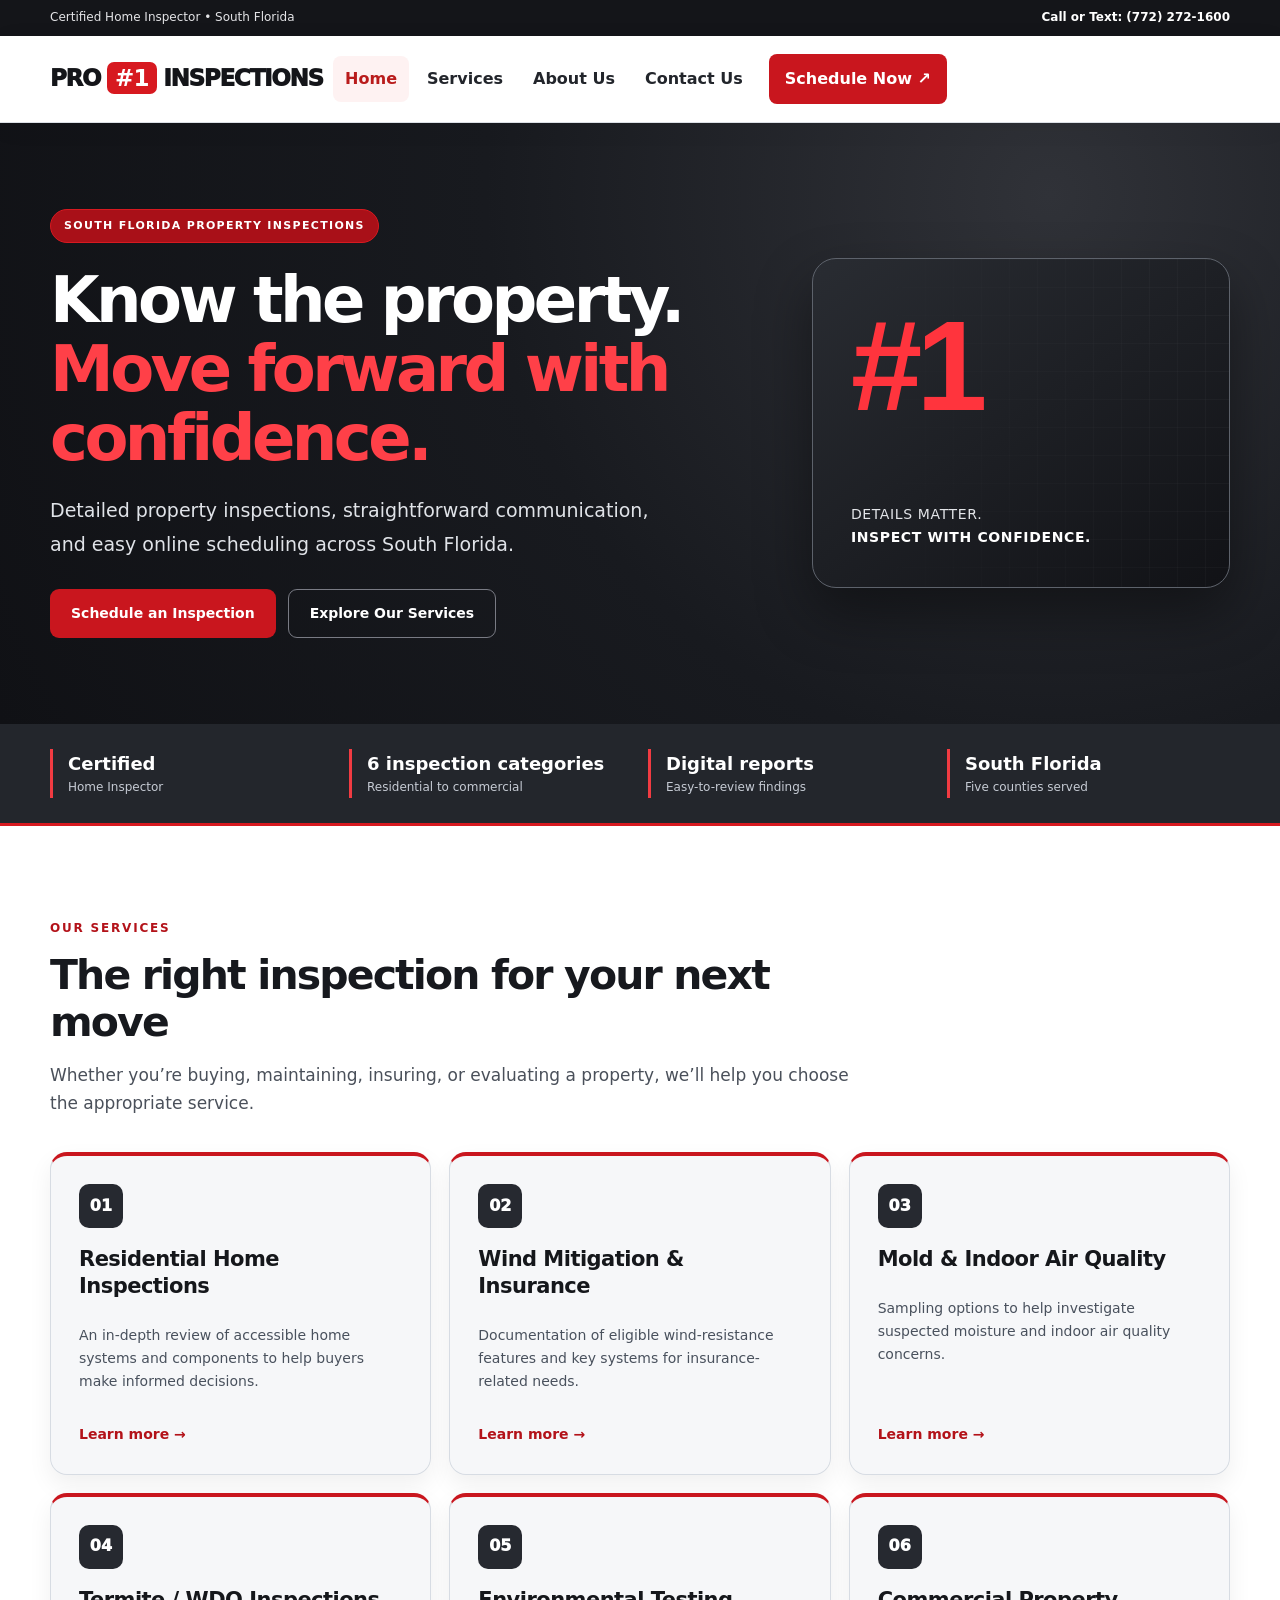
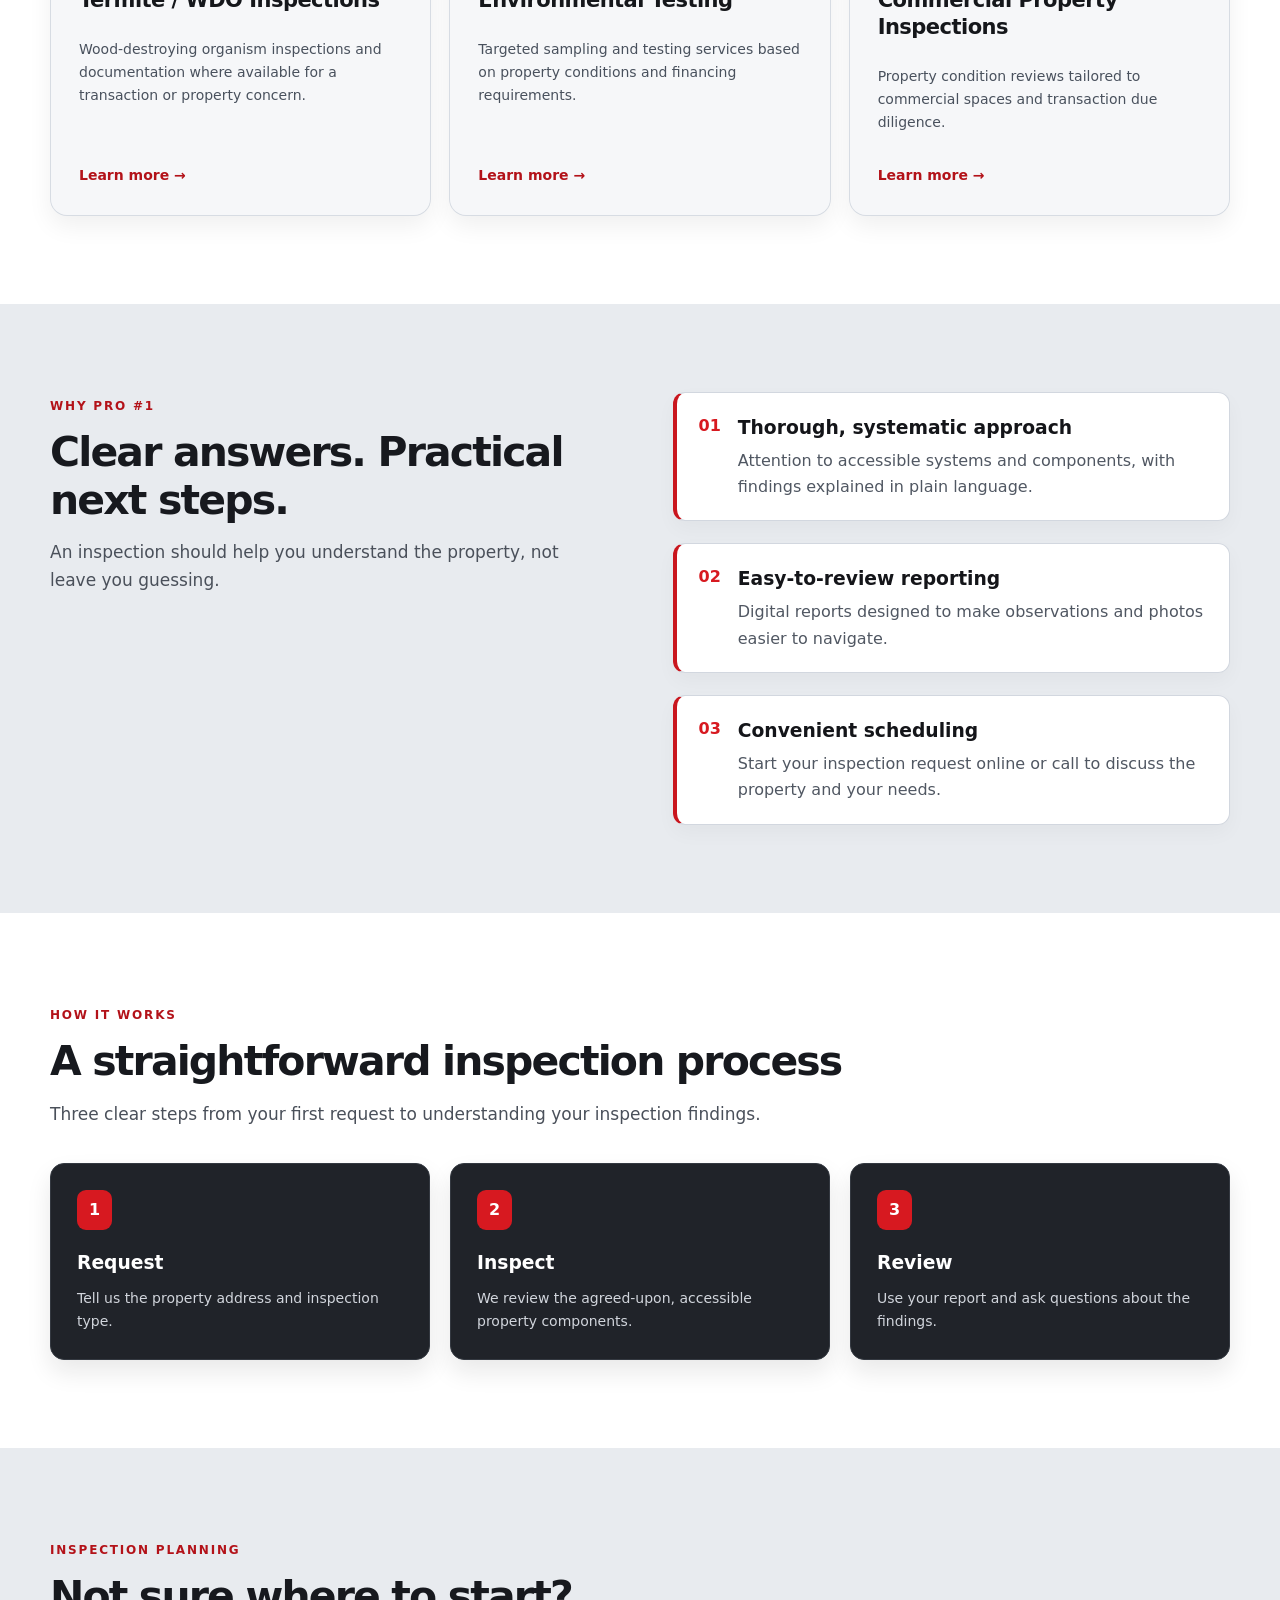
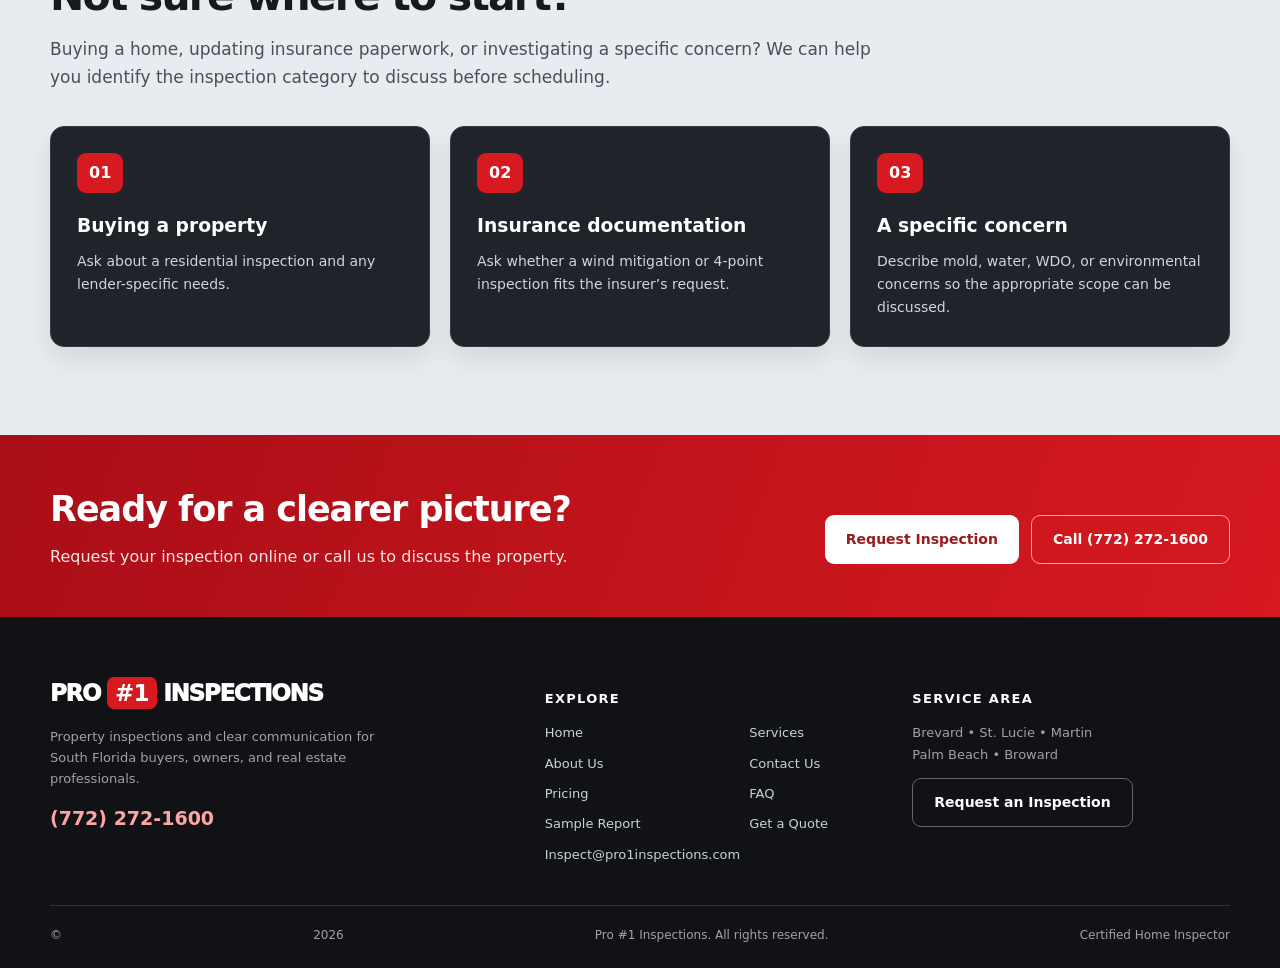
<file: index.html>
<!DOCTYPE html>

<html lang="en"><head><meta charset="utf-8"/><meta content="width=device-width,initial-scale=1" name="viewport"/>
<title>Home | Pro #1 Inspections</title><meta content="Professional home and property inspections across South Florida. Explore services and schedule with Pro #1 Inspections." name="description"/>
<link href="styles.css" rel="stylesheet"/></head><body><a class="skip-link" href="#main-content">Skip to main content</a>
<div class="utility"><div class="wrap utility-row"><span>Certified Home Inspector • South Florida</span><a href="tel:7722721600">Call or Text: (772) 272-1600</a></div></div>
<header class="site-header"><div class="wrap header-row"><a aria-label="Pro Number One Inspections homepage" class="logo" href="index.html">PRO <b>#1</b> INSPECTIONS</a>
<button aria-controls="site-nav" aria-expanded="false" aria-label="Open navigation" class="menu-btn" type="button">☰ <span>Menu</span></button>
<nav aria-label="Main navigation" class="nav" id="site-nav"><a aria-current="page" href="index.html">Home</a><a href="services.html">Services</a><a href="about-us.html">About Us</a><a href="contact-us.html">Contact Us</a><a class="nav-cta" href="https://app.spectora.com/home-inspectors/dustin-bartko-realty/schedule?iframe=1" rel="noopener noreferrer" target="_blank">Schedule Now ↗</a></nav></div></header>
<main id="main-content"><section class="hero"><div class="wrap hero-inner"><div><div class="eyebrow">SOUTH FLORIDA PROPERTY INSPECTIONS</div><h1>Know the property.<br/><span>Move forward with confidence.</span></h1><p class="hero-lead">Detailed property inspections, straightforward communication, and easy online scheduling across South Florida.</p><div class="actions"><a class="btn primary" href="https://app.spectora.com/home-inspectors/dustin-bartko-realty/schedule?iframe=1" rel="noopener noreferrer" target="_blank">Schedule an Inspection</a><a class="btn secondary" href="services.html">Explore Our Services</a></div></div><div aria-hidden="true" class="hero-visual"><div class="visual-mark">#1</div><div class="visual-caption">DETAILS MATTER.<br/><strong>INSPECT WITH CONFIDENCE.</strong></div><div class="visual-grid"></div></div></div></section><section class="trust-strip"><div class="wrap trust-grid"><div><strong>Certified</strong><span>Home Inspector</span></div><div><strong>6 inspection categories</strong><span>Residential to commercial</span></div><div><strong>Digital reports</strong><span>Easy-to-review findings</span></div><div><strong>South Florida</strong><span>Five counties served</span></div></div></section><section class="section"><div class="wrap"><div class="section-heading"><span class="kicker">OUR SERVICES</span><h2>The right inspection for your next move</h2><p>Whether you’re buying, maintaining, insuring, or evaluating a property, we’ll help you choose the appropriate service.</p></div><div class="card-grid"><article class="service-card"><span class="card-num">01</span><h3>Residential Home Inspections</h3><p>An in-depth review of accessible home systems and components to help buyers make informed decisions.</p><a class="text-link" href="services.html">Learn more →</a></article><article class="service-card"><span class="card-num">02</span><h3>Wind Mitigation &amp; Insurance</h3><p>Documentation of eligible wind-resistance features and key systems for insurance-related needs.</p><a class="text-link" href="services.html">Learn more →</a></article><article class="service-card"><span class="card-num">03</span><h3>Mold &amp; Indoor Air Quality</h3><p>Sampling options to help investigate suspected moisture and indoor air quality concerns.</p><a class="text-link" href="services.html">Learn more →</a></article><article class="service-card"><span class="card-num">04</span><h3>Termite / WDO Inspections</h3><p>Wood-destroying organism inspections and documentation where available for a transaction or property concern.</p><a class="text-link" href="services.html">Learn more →</a></article><article class="service-card"><span class="card-num">05</span><h3>Environmental Testing</h3><p>Targeted sampling and testing services based on property conditions and financing requirements.</p><a class="text-link" href="services.html">Learn more →</a></article><article class="service-card"><span class="card-num">06</span><h3>Commercial Property Inspections</h3><p>Property condition reviews tailored to commercial spaces and transaction due diligence.</p><a class="text-link" href="services.html">Learn more →</a></article></div></div></section><section class="section alt"><div class="wrap split"><div><div class="section-heading"><span class="kicker">WHY PRO #1</span><h2>Clear answers. Practical next steps.</h2><p>An inspection should help you understand the property, not leave you guessing.</p></div></div><div class="feature-list"><div><span>01</span><div><h3>Thorough, systematic approach</h3><p>Attention to accessible systems and components, with findings explained in plain language.</p></div></div><div><span>02</span><div><h3>Easy-to-review reporting</h3><p>Digital reports designed to make observations and photos easier to navigate.</p></div></div><div><span>03</span><div><h3>Convenient scheduling</h3><p>Start your inspection request online or call to discuss the property and your needs.</p></div></div></div></div></section><section class="section"><div class="wrap"><div class="section-heading"><span class="kicker">HOW IT WORKS</span><h2>A straightforward inspection process</h2><p>Three clear steps from your first request to understanding your inspection findings.</p></div><div class="steps"><div><b>1</b><h3>Request</h3><p>Tell us the property address and inspection type.</p></div><div><b>2</b><h3>Inspect</h3><p>We review the agreed-upon, accessible property components.</p></div><div><b>3</b><h3>Review</h3><p>Use your report and ask questions about the findings.</p></div></div></div></section><section class="section alt practical-section"><div class="wrap"><div class="section-heading"><span class="kicker">INSPECTION PLANNING</span><h2>Not sure where to start?</h2><p>Buying a home, updating insurance paperwork, or investigating a specific concern? We can help you identify the inspection category to discuss before scheduling.</p></div><div class="steps"><div><b>01</b><h3>Buying a property</h3><p>Ask about a residential inspection and any lender-specific needs.</p></div><div><b>02</b><h3>Insurance documentation</h3><p>Ask whether a wind mitigation or 4-point inspection fits the insurer’s request.</p></div><div><b>03</b><h3>A specific concern</h3><p>Describe mold, water, WDO, or environmental concerns so the appropriate scope can be discussed.</p></div></div></div></section><section class="cta-band"><div class="wrap cta-row"><div><h2>Ready for a clearer picture?</h2><p>Request your inspection online or call us to discuss the property.</p></div><div class="actions"><a class="btn primary" href="https://app.spectora.com/inspection-request/dustin-bartko-realty" rel="noopener noreferrer" target="_blank">Request Inspection</a><a class="btn secondary" href="tel:7722721600">Call (772) 272-1600</a></div></div></section></main>
<footer class="footer"><div class="wrap footer-top"><div><a class="logo footer-logo" href="index.html">PRO <b>#1</b> INSPECTIONS</a><p>Property inspections and clear communication for South Florida buyers, owners, and real estate professionals.</p><a class="footer-phone" href="tel:7722721600">(772) 272-1600</a></div><div><h3>Explore</h3><nav aria-label="Footer links" class="footer-links"><a href="index.html">Home</a><a href="services.html">Services</a><a href="about-us.html">About Us</a><a href="contact-us.html">Contact Us</a><a href="pricing.html">Pricing</a><a href="faq.html">FAQ</a><a href="sample-report.html">Sample Report</a><a href="get-a-quote.html">Get a Quote</a><a href="mailto:Inspect@pro1inspections.com">Inspect@pro1inspections.com</a></nav></div><div><h3>Service area</h3><p>Brevard • St. Lucie • Martin<br/>Palm Beach • Broward</p><a class="btn outline-light" href="https://app.spectora.com/inspection-request/dustin-bartko-realty" rel="noopener noreferrer" target="_blank">Request an Inspection</a></div></div><div class="wrap footer-bottom">© <span id="year">2026</span> Pro #1 Inspections. All rights reserved. <span>Certified Home Inspector</span></div></footer>
<script defer="" src="script.js"></script></body></html>
</file>
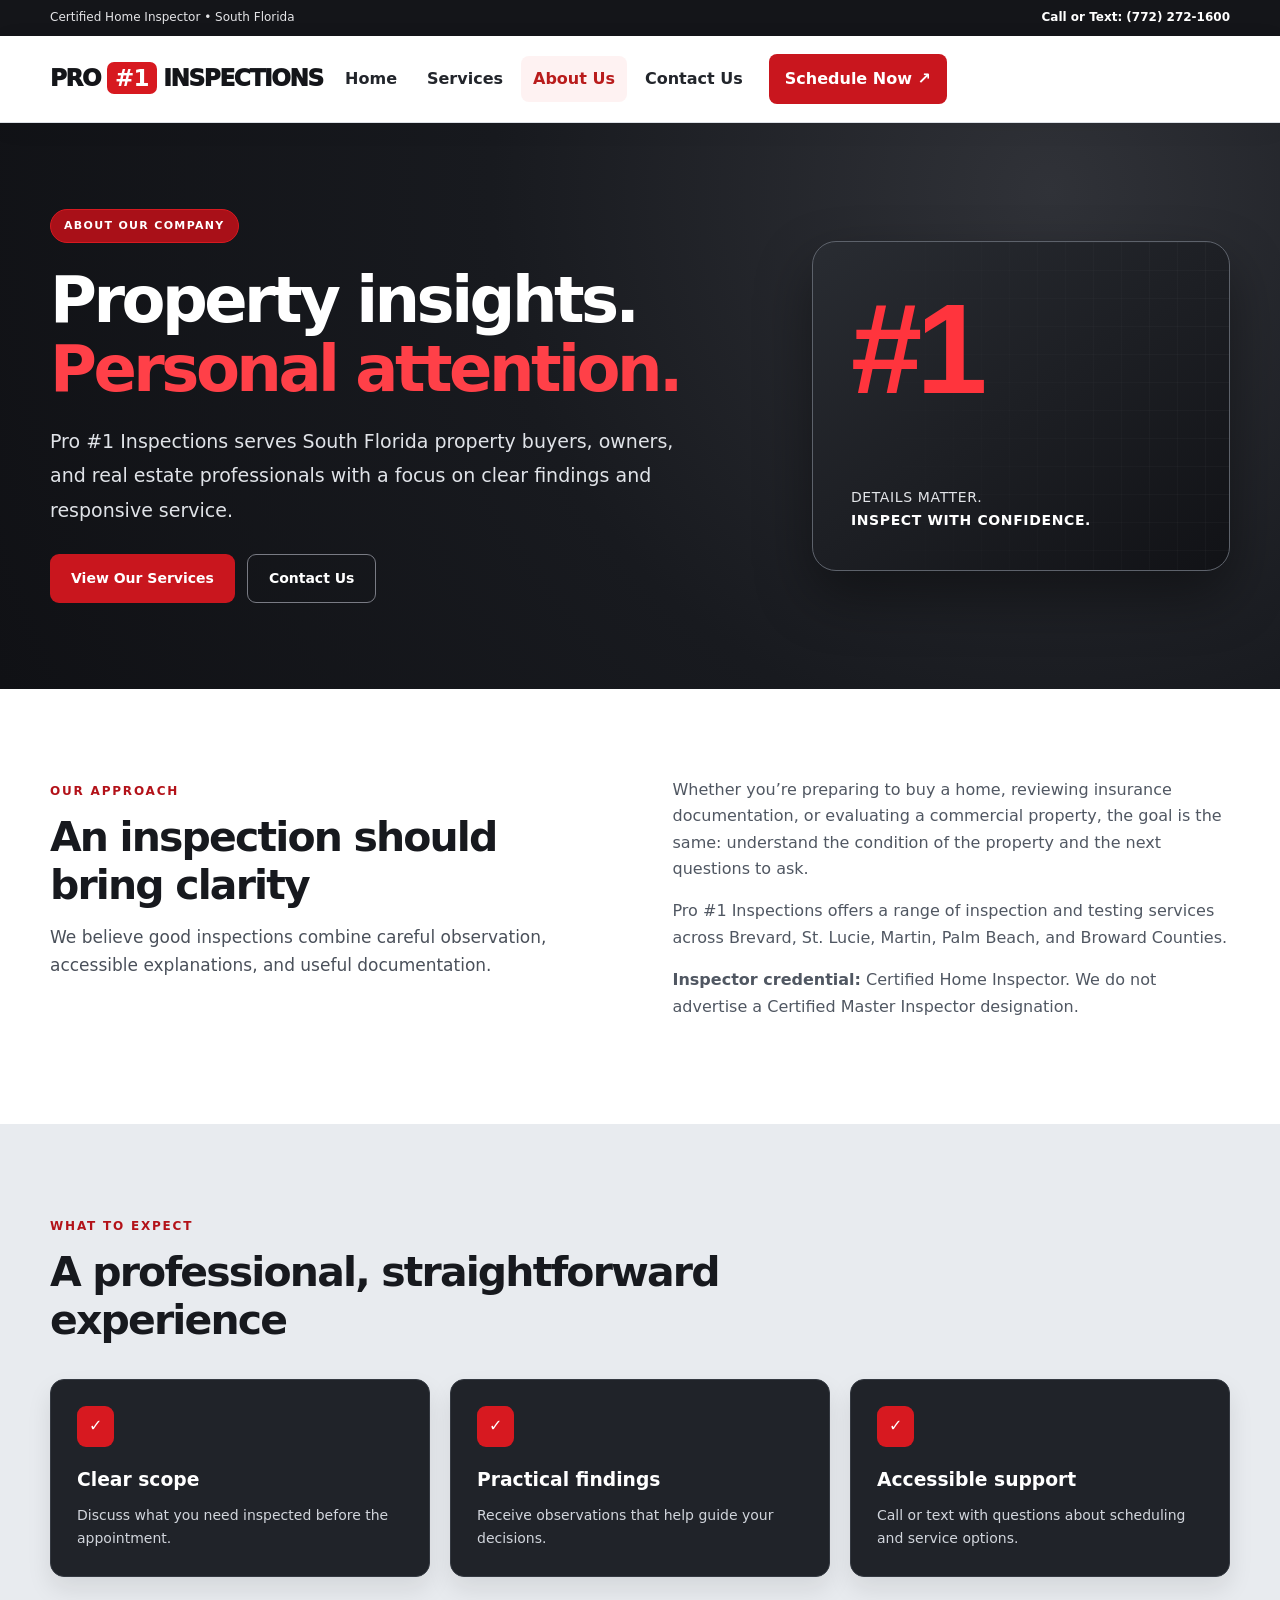
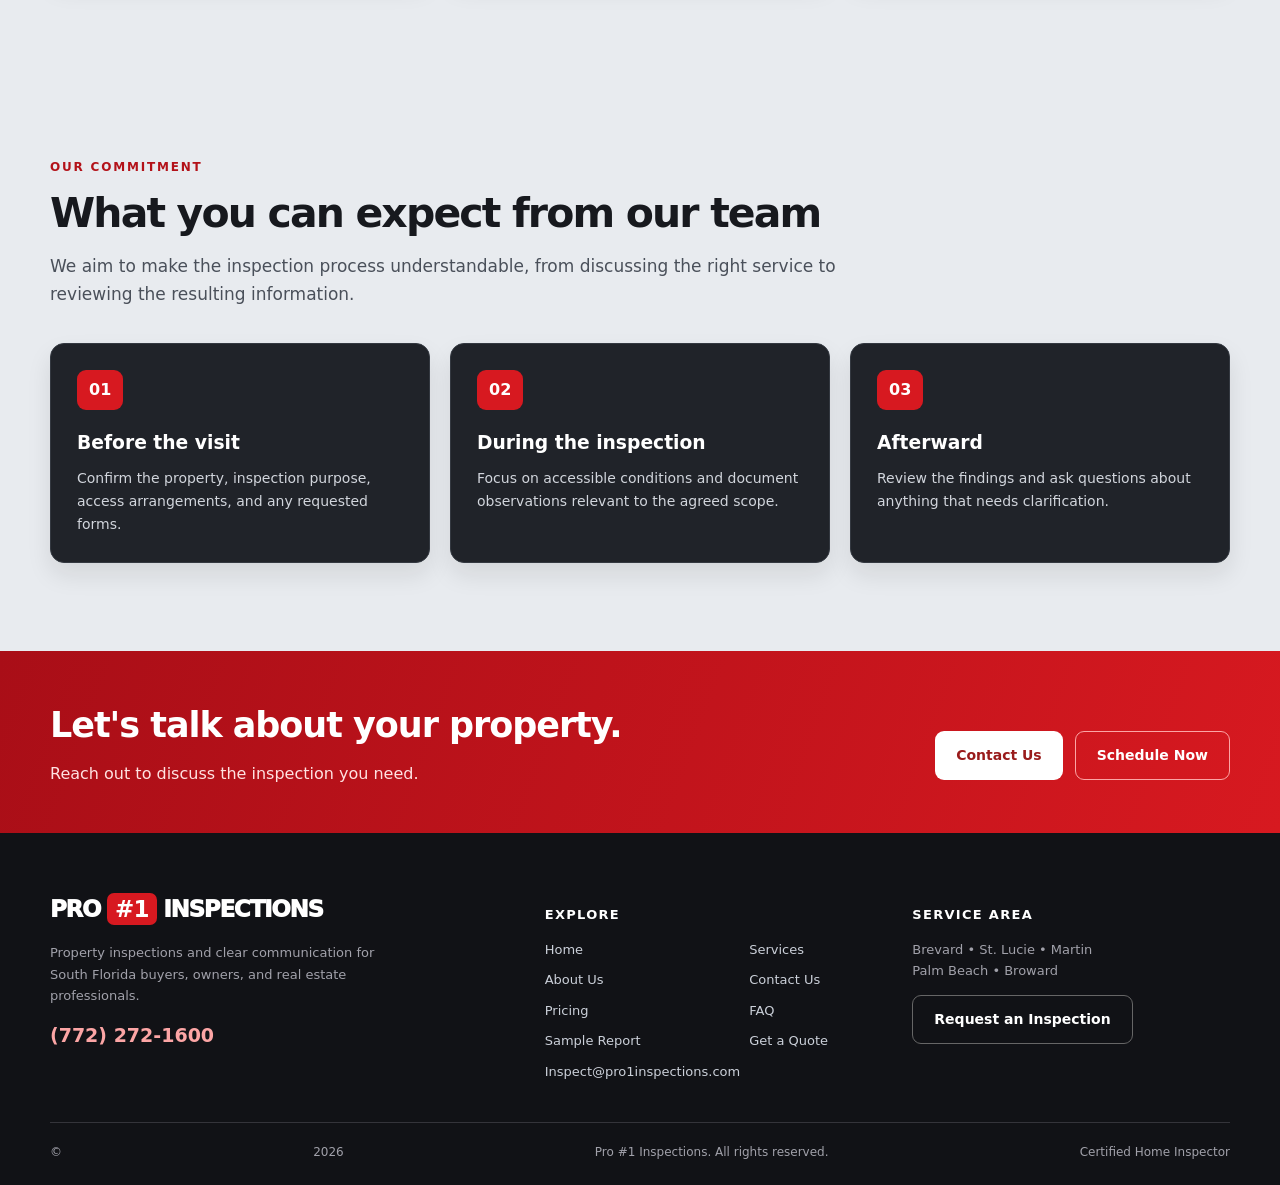
<file: about-us.html>
<!DOCTYPE html>

<html lang="en"><head><meta charset="utf-8"/><meta content="width=device-width,initial-scale=1" name="viewport"/>
<title>About Us | Pro #1 Inspections</title><meta content="Learn about the approach and services of Pro #1 Inspections, a South Florida property inspection company." name="description"/>
<link href="styles.css" rel="stylesheet"/></head><body><a class="skip-link" href="#main-content">Skip to main content</a>
<div class="utility"><div class="wrap utility-row"><span>Certified Home Inspector • South Florida</span><a href="tel:7722721600">Call or Text: (772) 272-1600</a></div></div>
<header class="site-header"><div class="wrap header-row"><a aria-label="Pro Number One Inspections homepage" class="logo" href="index.html">PRO <b>#1</b> INSPECTIONS</a>
<button aria-controls="site-nav" aria-expanded="false" aria-label="Open navigation" class="menu-btn" type="button">☰ <span>Menu</span></button>
<nav aria-label="Main navigation" class="nav" id="site-nav"><a href="index.html">Home</a><a href="services.html">Services</a><a aria-current="page" href="about-us.html">About Us</a><a href="contact-us.html">Contact Us</a><a class="nav-cta" href="https://app.spectora.com/home-inspectors/dustin-bartko-realty/schedule?iframe=1" rel="noopener noreferrer" target="_blank">Schedule Now ↗</a></nav></div></header>
<main id="main-content"><section class="hero"><div class="wrap hero-inner"><div><div class="eyebrow">ABOUT OUR COMPANY</div><h1>Property insights.<br/><span>Personal attention.</span></h1><p class="hero-lead">Pro #1 Inspections serves South Florida property buyers, owners, and real estate professionals with a focus on clear findings and responsive service.</p><div class="actions"><a class="btn primary" href="services.html">View Our Services</a><a class="btn secondary" href="contact-us.html">Contact Us</a></div></div><div aria-hidden="true" class="hero-visual"><div class="visual-mark">#1</div><div class="visual-caption">DETAILS MATTER.<br/><strong>INSPECT WITH CONFIDENCE.</strong></div><div class="visual-grid"></div></div></div></section><section class="section"><div class="wrap split"><div><div class="section-heading"><span class="kicker">OUR APPROACH</span><h2>An inspection should bring clarity</h2><p>We believe good inspections combine careful observation, accessible explanations, and useful documentation.</p></div></div><div class="prose"><p>Whether you’re preparing to buy a home, reviewing insurance documentation, or evaluating a commercial property, the goal is the same: understand the condition of the property and the next questions to ask.</p><p>Pro #1 Inspections offers a range of inspection and testing services across Brevard, St. Lucie, Martin, Palm Beach, and Broward Counties.</p><p><strong>Inspector credential:</strong> Certified Home Inspector. We do not advertise a Certified Master Inspector designation.</p></div></div></section><section class="section alt"><div class="wrap"><div class="section-heading"><span class="kicker">WHAT TO EXPECT</span><h2>A professional, straightforward experience</h2><p></p></div><div class="steps"><div><b>✓</b><h3>Clear scope</h3><p>Discuss what you need inspected before the appointment.</p></div><div><b>✓</b><h3>Practical findings</h3><p>Receive observations that help guide your decisions.</p></div><div><b>✓</b><h3>Accessible support</h3><p>Call or text with questions about scheduling and service options.</p></div></div></div></section><section class="section alt practical-section"><div class="wrap"><div class="section-heading"><span class="kicker">OUR COMMITMENT</span><h2>What you can expect from our team</h2><p>We aim to make the inspection process understandable, from discussing the right service to reviewing the resulting information.</p></div><div class="steps"><div><b>01</b><h3>Before the visit</h3><p>Confirm the property, inspection purpose, access arrangements, and any requested forms.</p></div><div><b>02</b><h3>During the inspection</h3><p>Focus on accessible conditions and document observations relevant to the agreed scope.</p></div><div><b>03</b><h3>Afterward</h3><p>Review the findings and ask questions about anything that needs clarification.</p></div></div></div></section><section class="cta-band"><div class="wrap cta-row"><div><h2>Let's talk about your property.</h2><p>Reach out to discuss the inspection you need.</p></div><div class="actions"><a class="btn primary" href="contact-us.html">Contact Us</a><a class="btn secondary" href="https://app.spectora.com/home-inspectors/dustin-bartko-realty/schedule?iframe=1" rel="noopener noreferrer" target="_blank">Schedule Now</a></div></div></section></main>
<footer class="footer"><div class="wrap footer-top"><div><a class="logo footer-logo" href="index.html">PRO <b>#1</b> INSPECTIONS</a><p>Property inspections and clear communication for South Florida buyers, owners, and real estate professionals.</p><a class="footer-phone" href="tel:7722721600">(772) 272-1600</a></div><div><h3>Explore</h3><nav aria-label="Footer links" class="footer-links"><a href="index.html">Home</a><a href="services.html">Services</a><a href="about-us.html">About Us</a><a href="contact-us.html">Contact Us</a><a href="pricing.html">Pricing</a><a href="faq.html">FAQ</a><a href="sample-report.html">Sample Report</a><a href="get-a-quote.html">Get a Quote</a><a href="mailto:Inspect@pro1inspections.com">Inspect@pro1inspections.com</a></nav></div><div><h3>Service area</h3><p>Brevard • St. Lucie • Martin<br/>Palm Beach • Broward</p><a class="btn outline-light" href="https://app.spectora.com/inspection-request/dustin-bartko-realty" rel="noopener noreferrer" target="_blank">Request an Inspection</a></div></div><div class="wrap footer-bottom">© <span id="year">2026</span> Pro #1 Inspections. All rights reserved. <span>Certified Home Inspector</span></div></footer>
<script defer="" src="script.js"></script></body></html>
</file>
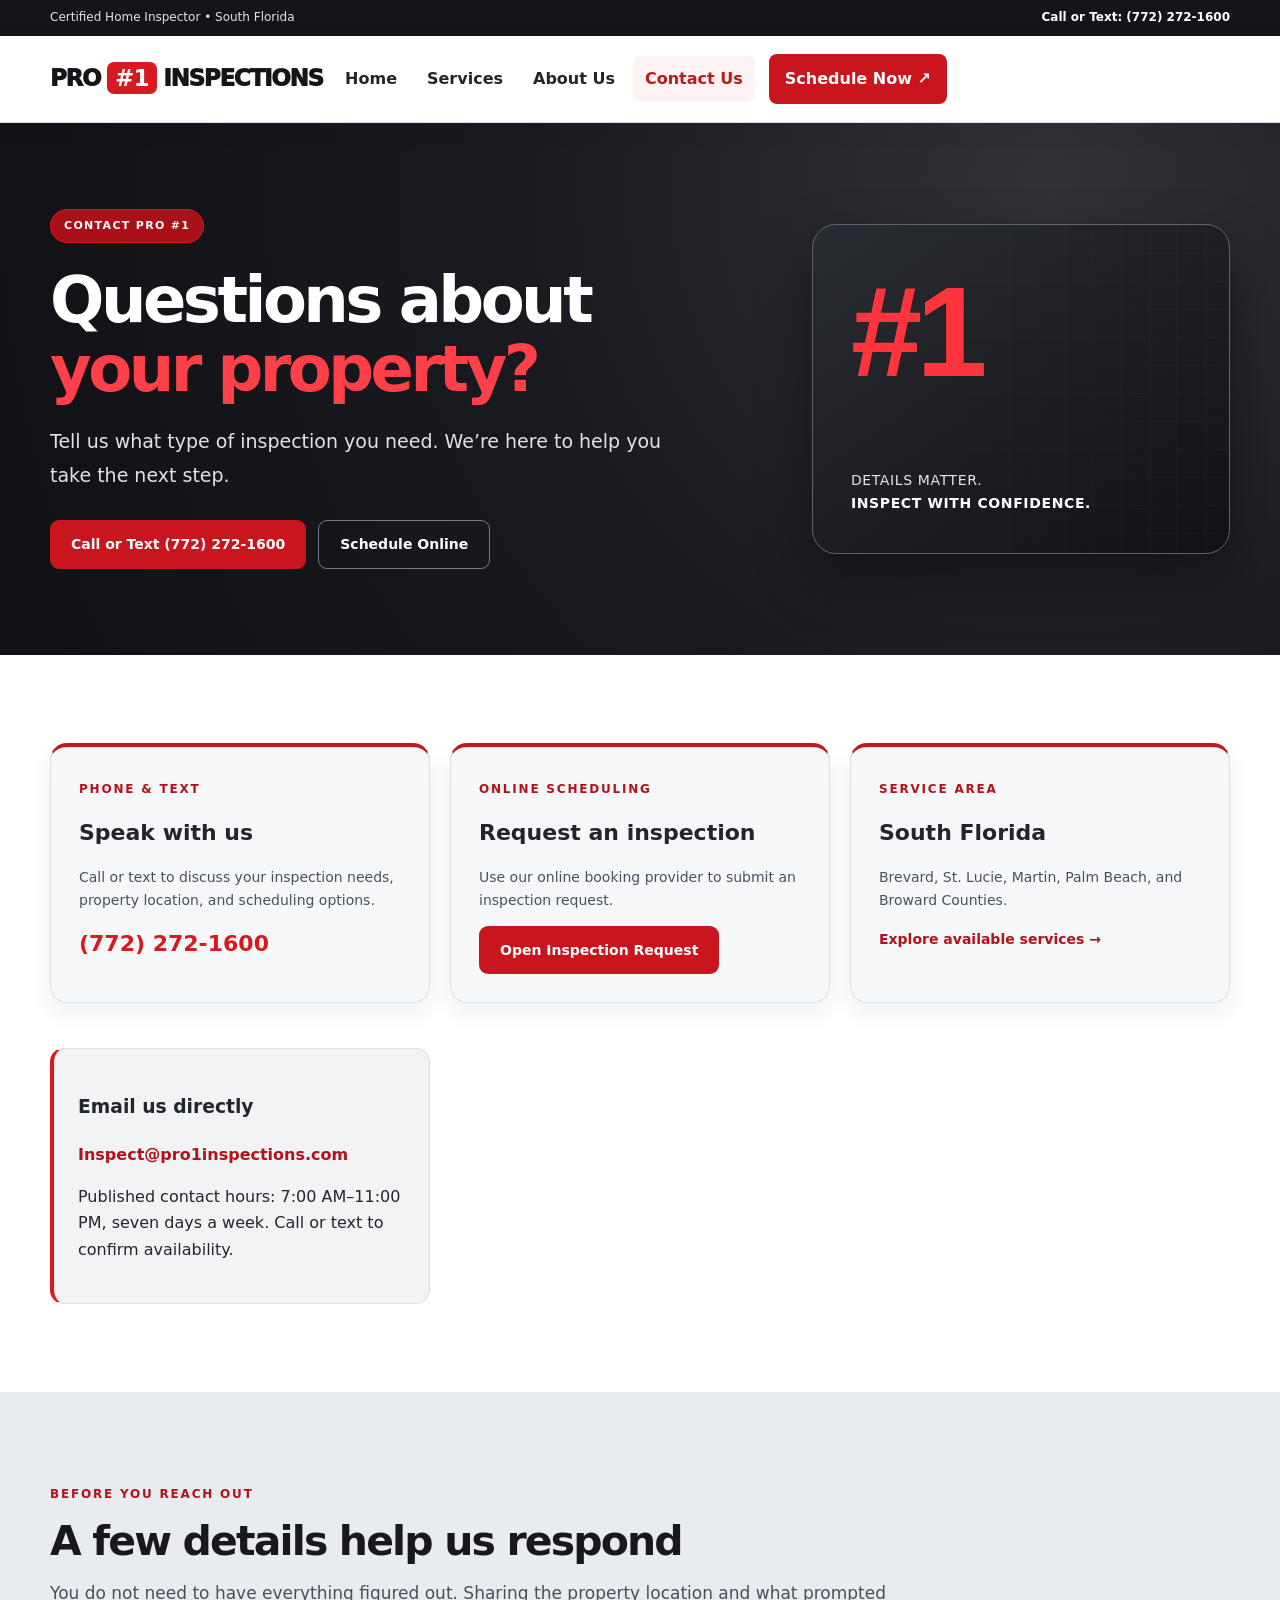
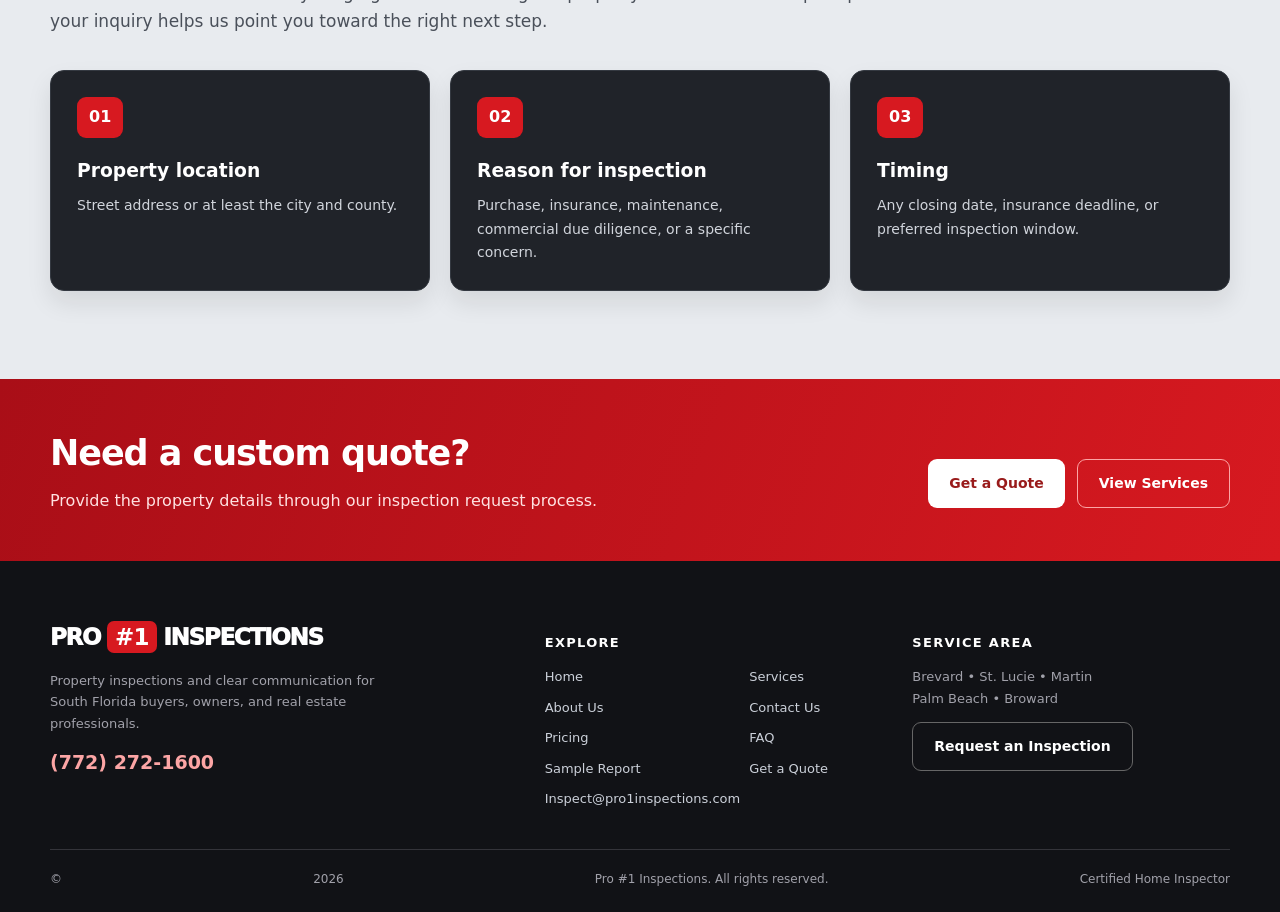
<file: contact-us.html>
<!DOCTYPE html>

<html lang="en"><head><meta charset="utf-8"/><meta content="width=device-width,initial-scale=1" name="viewport"/>
<title>Contact Us | Pro #1 Inspections</title><meta content="Contact Pro #1 Inspections for South Florida property inspections and scheduling." name="description"/>
<link href="styles.css" rel="stylesheet"/></head><body><a class="skip-link" href="#main-content">Skip to main content</a>
<div class="utility"><div class="wrap utility-row"><span>Certified Home Inspector • South Florida</span><a href="tel:7722721600">Call or Text: (772) 272-1600</a></div></div>
<header class="site-header"><div class="wrap header-row"><a aria-label="Pro Number One Inspections homepage" class="logo" href="index.html">PRO <b>#1</b> INSPECTIONS</a>
<button aria-controls="site-nav" aria-expanded="false" aria-label="Open navigation" class="menu-btn" type="button">☰ <span>Menu</span></button>
<nav aria-label="Main navigation" class="nav" id="site-nav"><a href="index.html">Home</a><a href="services.html">Services</a><a href="about-us.html">About Us</a><a aria-current="page" href="contact-us.html">Contact Us</a><a class="nav-cta" href="https://app.spectora.com/home-inspectors/dustin-bartko-realty/schedule?iframe=1" rel="noopener noreferrer" target="_blank">Schedule Now ↗</a></nav></div></header>
<main id="main-content"><section class="hero"><div class="wrap hero-inner"><div><div class="eyebrow">CONTACT PRO #1</div><h1>Questions about<br/><span>your property?</span></h1><p class="hero-lead">Tell us what type of inspection you need. We’re here to help you take the next step.</p><div class="actions"><a class="btn primary" href="tel:7722721600">Call or Text (772) 272-1600</a><a class="btn secondary" href="https://app.spectora.com/home-inspectors/dustin-bartko-realty/schedule?iframe=1" rel="noopener noreferrer" target="_blank">Schedule Online</a></div></div><div aria-hidden="true" class="hero-visual"><div class="visual-mark">#1</div><div class="visual-caption">DETAILS MATTER.<br/><strong>INSPECT WITH CONFIDENCE.</strong></div><div class="visual-grid"></div></div></div></section><section class="section"><div class="wrap contact-grid"><div class="info-card"><span class="kicker">PHONE &amp; TEXT</span><h2>Speak with us</h2><p>Call or text to discuss your inspection needs, property location, and scheduling options.</p><a class="contact-number" href="tel:7722721600">(772) 272-1600</a></div><div class="info-card"><span class="kicker">ONLINE SCHEDULING</span><h2>Request an inspection</h2><p>Use our online booking provider to submit an inspection request.</p><a class="btn primary" href="https://app.spectora.com/inspection-request/dustin-bartko-realty" rel="noopener noreferrer" target="_blank">Open Inspection Request</a></div><div class="info-card"><span class="kicker">SERVICE AREA</span><h2>South Florida</h2><p>Brevard, St. Lucie, Martin, Palm Beach, and Broward Counties.</p><a class="text-link" href="services.html">Explore available services →</a></div><div class="contact-extra"><h3>Email us directly</h3><p><a href="mailto:Inspect@pro1inspections.com">Inspect@pro1inspections.com</a></p><p>Published contact hours: 7:00 AM–11:00 PM, seven days a week. Call or text to confirm availability.</p></div></div></section><section class="section alt practical-section"><div class="wrap"><div class="section-heading"><span class="kicker">BEFORE YOU REACH OUT</span><h2>A few details help us respond</h2><p>You do not need to have everything figured out. Sharing the property location and what prompted your inquiry helps us point you toward the right next step.</p></div><div class="steps"><div><b>01</b><h3>Property location</h3><p>Street address or at least the city and county.</p></div><div><b>02</b><h3>Reason for inspection</h3><p>Purchase, insurance, maintenance, commercial due diligence, or a specific concern.</p></div><div><b>03</b><h3>Timing</h3><p>Any closing date, insurance deadline, or preferred inspection window.</p></div></div></div></section><section class="cta-band"><div class="wrap cta-row"><div><h2>Need a custom quote?</h2><p>Provide the property details through our inspection request process.</p></div><div class="actions"><a class="btn primary" href="get-a-quote.html">Get a Quote</a><a class="btn secondary" href="services.html">View Services</a></div></div></section></main>
<footer class="footer"><div class="wrap footer-top"><div><a class="logo footer-logo" href="index.html">PRO <b>#1</b> INSPECTIONS</a><p>Property inspections and clear communication for South Florida buyers, owners, and real estate professionals.</p><a class="footer-phone" href="tel:7722721600">(772) 272-1600</a></div><div><h3>Explore</h3><nav aria-label="Footer links" class="footer-links"><a href="index.html">Home</a><a href="services.html">Services</a><a href="about-us.html">About Us</a><a href="contact-us.html">Contact Us</a><a href="pricing.html">Pricing</a><a href="faq.html">FAQ</a><a href="sample-report.html">Sample Report</a><a href="get-a-quote.html">Get a Quote</a><a href="mailto:Inspect@pro1inspections.com">Inspect@pro1inspections.com</a></nav></div><div><h3>Service area</h3><p>Brevard • St. Lucie • Martin<br/>Palm Beach • Broward</p><a class="btn outline-light" href="https://app.spectora.com/inspection-request/dustin-bartko-realty" rel="noopener noreferrer" target="_blank">Request an Inspection</a></div></div><div class="wrap footer-bottom">© <span id="year">2026</span> Pro #1 Inspections. All rights reserved. <span>Certified Home Inspector</span></div></footer>
<script defer="" src="script.js"></script></body></html>
</file>
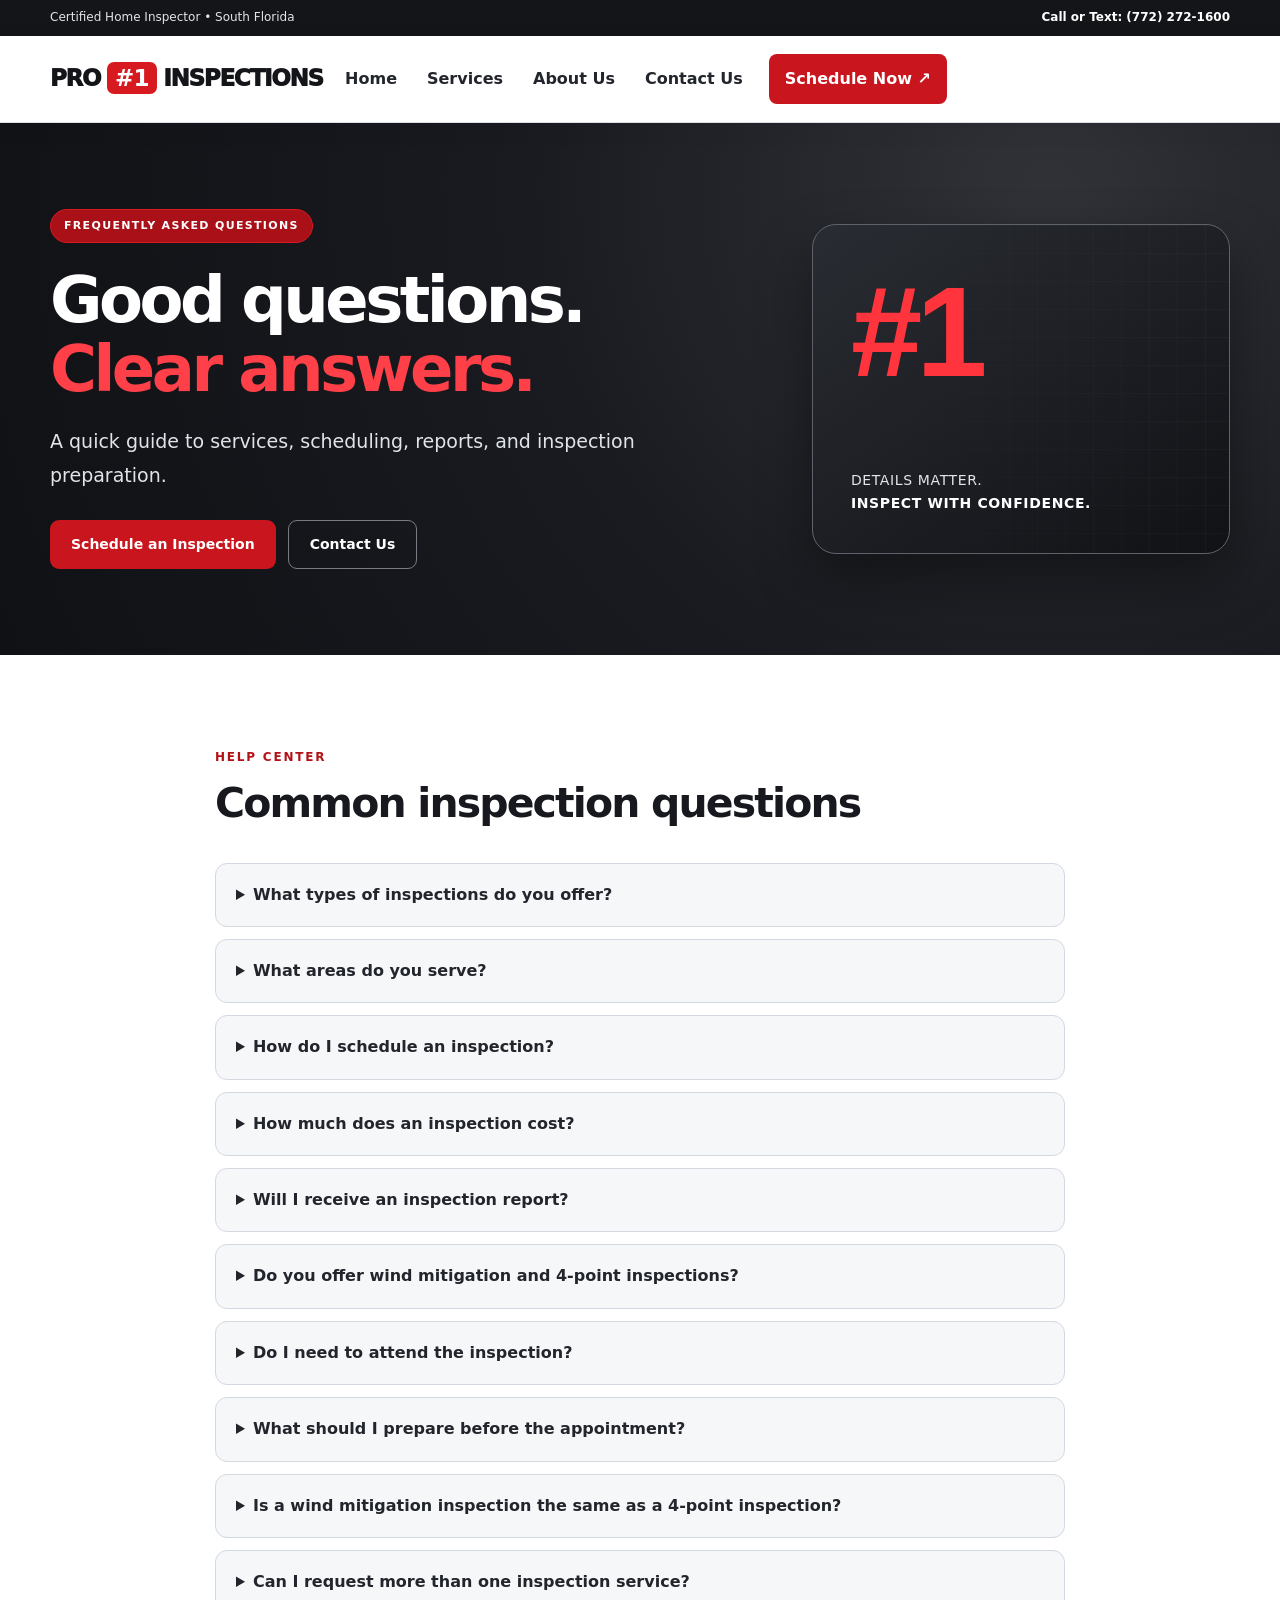
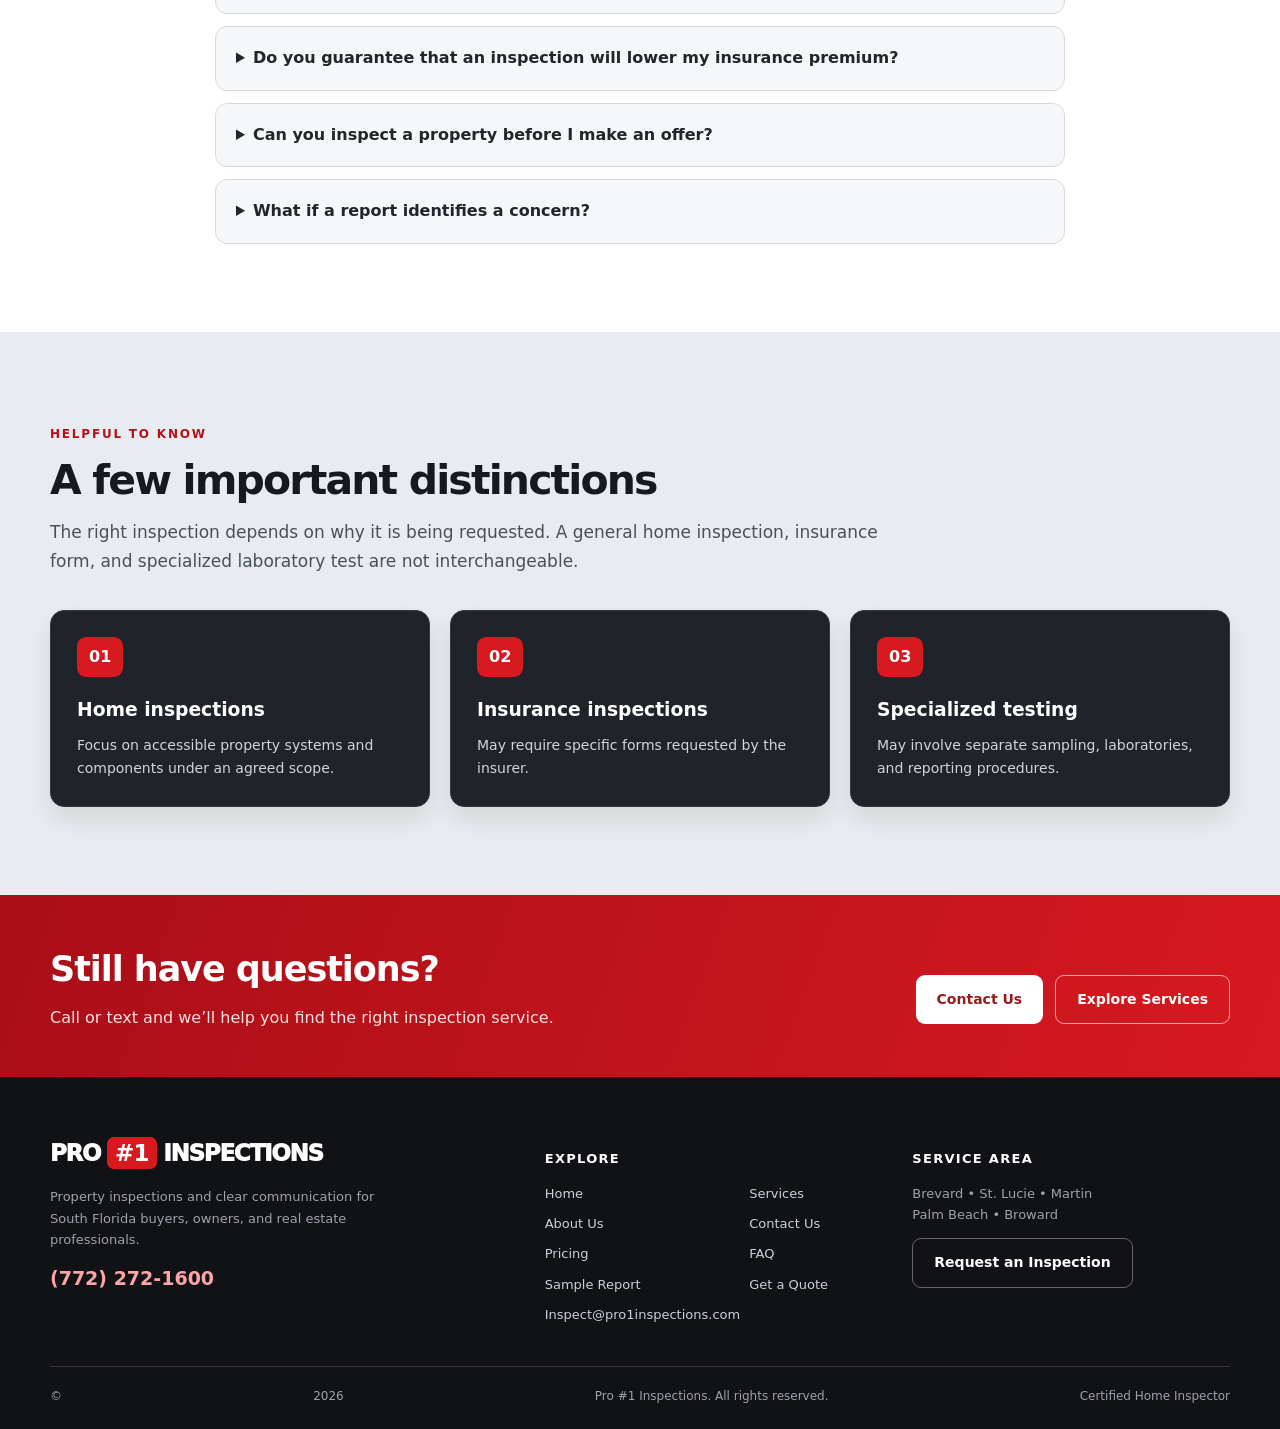
<file: faq.html>
<!DOCTYPE html>

<html lang="en"><head><meta charset="utf-8"/><meta content="width=device-width,initial-scale=1" name="viewport"/>
<title>FAQ | Pro #1 Inspections</title><meta content="Frequently asked questions about Pro #1 Inspections, scheduling, pricing, and reports." name="description"/>
<link href="styles.css" rel="stylesheet"/></head><body><a class="skip-link" href="#main-content">Skip to main content</a>
<div class="utility"><div class="wrap utility-row"><span>Certified Home Inspector • South Florida</span><a href="tel:7722721600">Call or Text: (772) 272-1600</a></div></div>
<header class="site-header"><div class="wrap header-row"><a aria-label="Pro Number One Inspections homepage" class="logo" href="index.html">PRO <b>#1</b> INSPECTIONS</a>
<button aria-controls="site-nav" aria-expanded="false" aria-label="Open navigation" class="menu-btn" type="button">☰ <span>Menu</span></button>
<nav aria-label="Main navigation" class="nav" id="site-nav"><a href="index.html">Home</a><a href="services.html">Services</a><a href="about-us.html">About Us</a><a href="contact-us.html">Contact Us</a><a class="nav-cta" href="https://app.spectora.com/home-inspectors/dustin-bartko-realty/schedule?iframe=1" rel="noopener noreferrer" target="_blank">Schedule Now ↗</a></nav></div></header>
<main id="main-content"><section class="hero"><div class="wrap hero-inner"><div><div class="eyebrow">FREQUENTLY ASKED QUESTIONS</div><h1>Good questions.<br/><span>Clear answers.</span></h1><p class="hero-lead">A quick guide to services, scheduling, reports, and inspection preparation.</p><div class="actions"><a class="btn primary" href="https://app.spectora.com/home-inspectors/dustin-bartko-realty/schedule?iframe=1" rel="noopener noreferrer" target="_blank">Schedule an Inspection</a><a class="btn secondary" href="contact-us.html">Contact Us</a></div></div><div aria-hidden="true" class="hero-visual"><div class="visual-mark">#1</div><div class="visual-caption">DETAILS MATTER.<br/><strong>INSPECT WITH CONFIDENCE.</strong></div><div class="visual-grid"></div></div></div></section><section class="section"><div class="wrap narrow"><div class="section-heading"><span class="kicker">HELP CENTER</span><h2>Common inspection questions</h2><p></p></div><div class="faq-list"><details><summary>What types of inspections do you offer?</summary><p>We offer residential, wind mitigation and insurance, mold and indoor air quality, WDO, environmental testing, and commercial inspection options. See our Services page for details.</p></details><details><summary>What areas do you serve?</summary><p>Brevard, St. Lucie, Martin, Palm Beach, and Broward Counties in South Florida.</p></details><details><summary>How do I schedule an inspection?</summary><p>Use the Schedule Now link or call or text (772) 272-1600 to discuss your needs.</p></details><details><summary>How much does an inspection cost?</summary><p>Pricing depends on the property and inspection scope. Request a quote with your property details for an accurate price.</p></details><details><summary>Will I receive an inspection report?</summary><p>Inspection services include documentation appropriate to the agreed scope. Ask about report format and delivery timing when booking.</p></details><details><summary>Do you offer wind mitigation and 4-point inspections?</summary><p>Yes, those are among the insurance-related services listed. Confirm your insurer’s required forms and property details when booking.</p></details><details><summary>Do I need to attend the inspection?</summary><p>Ask when scheduling. Attendance arrangements can depend on the inspection type and property access.</p></details><details><summary>What should I prepare before the appointment?</summary><p>Have the property address, service requested, access instructions, and any deadline or lender/insurer requirements available.</p></details><details><summary>Is a wind mitigation inspection the same as a 4-point inspection?</summary><p>No. They serve different insurance documentation purposes. Ask your insurer which report or forms they require before booking.</p></details><details><summary>Can I request more than one inspection service?</summary><p>Yes, you can describe all the services you need in your inspection request. Confirm availability, scope, and pricing before the appointment.</p></details><details><summary>Do you guarantee that an inspection will lower my insurance premium?</summary><p>No. Insurance pricing and eligibility are determined by your insurance company. An inspection provides documentation that an insurer may consider.</p></details><details><summary>Can you inspect a property before I make an offer?</summary><p>Contact us to discuss your timeline and property access. Inspection scheduling depends on availability and authorization to enter the property.</p></details><details><summary>What if a report identifies a concern?</summary><p>Review the observation and consider follow-up with an appropriately qualified contractor or specialist. An inspection does not replace a repair estimate or specialist evaluation.</p></details></div></div></section><section class="section alt practical-section"><div class="wrap"><div class="section-heading"><span class="kicker">HELPFUL TO KNOW</span><h2>A few important distinctions</h2><p>The right inspection depends on why it is being requested. A general home inspection, insurance form, and specialized laboratory test are not interchangeable.</p></div><div class="steps"><div><b>01</b><h3>Home inspections</h3><p>Focus on accessible property systems and components under an agreed scope.</p></div><div><b>02</b><h3>Insurance inspections</h3><p>May require specific forms requested by the insurer.</p></div><div><b>03</b><h3>Specialized testing</h3><p>May involve separate sampling, laboratories, and reporting procedures.</p></div></div></div></section><section class="cta-band"><div class="wrap cta-row"><div><h2>Still have questions?</h2><p>Call or text and we’ll help you find the right inspection service.</p></div><div class="actions"><a class="btn primary" href="contact-us.html">Contact Us</a><a class="btn secondary" href="services.html">Explore Services</a></div></div></section></main>
<footer class="footer"><div class="wrap footer-top"><div><a class="logo footer-logo" href="index.html">PRO <b>#1</b> INSPECTIONS</a><p>Property inspections and clear communication for South Florida buyers, owners, and real estate professionals.</p><a class="footer-phone" href="tel:7722721600">(772) 272-1600</a></div><div><h3>Explore</h3><nav aria-label="Footer links" class="footer-links"><a href="index.html">Home</a><a href="services.html">Services</a><a href="about-us.html">About Us</a><a href="contact-us.html">Contact Us</a><a href="pricing.html">Pricing</a><a href="faq.html">FAQ</a><a href="sample-report.html">Sample Report</a><a href="get-a-quote.html">Get a Quote</a><a href="mailto:Inspect@pro1inspections.com">Inspect@pro1inspections.com</a></nav></div><div><h3>Service area</h3><p>Brevard • St. Lucie • Martin<br/>Palm Beach • Broward</p><a class="btn outline-light" href="https://app.spectora.com/inspection-request/dustin-bartko-realty" rel="noopener noreferrer" target="_blank">Request an Inspection</a></div></div><div class="wrap footer-bottom">© <span id="year">2026</span> Pro #1 Inspections. All rights reserved. <span>Certified Home Inspector</span></div></footer>
<script defer="" src="script.js"></script></body></html>
</file>
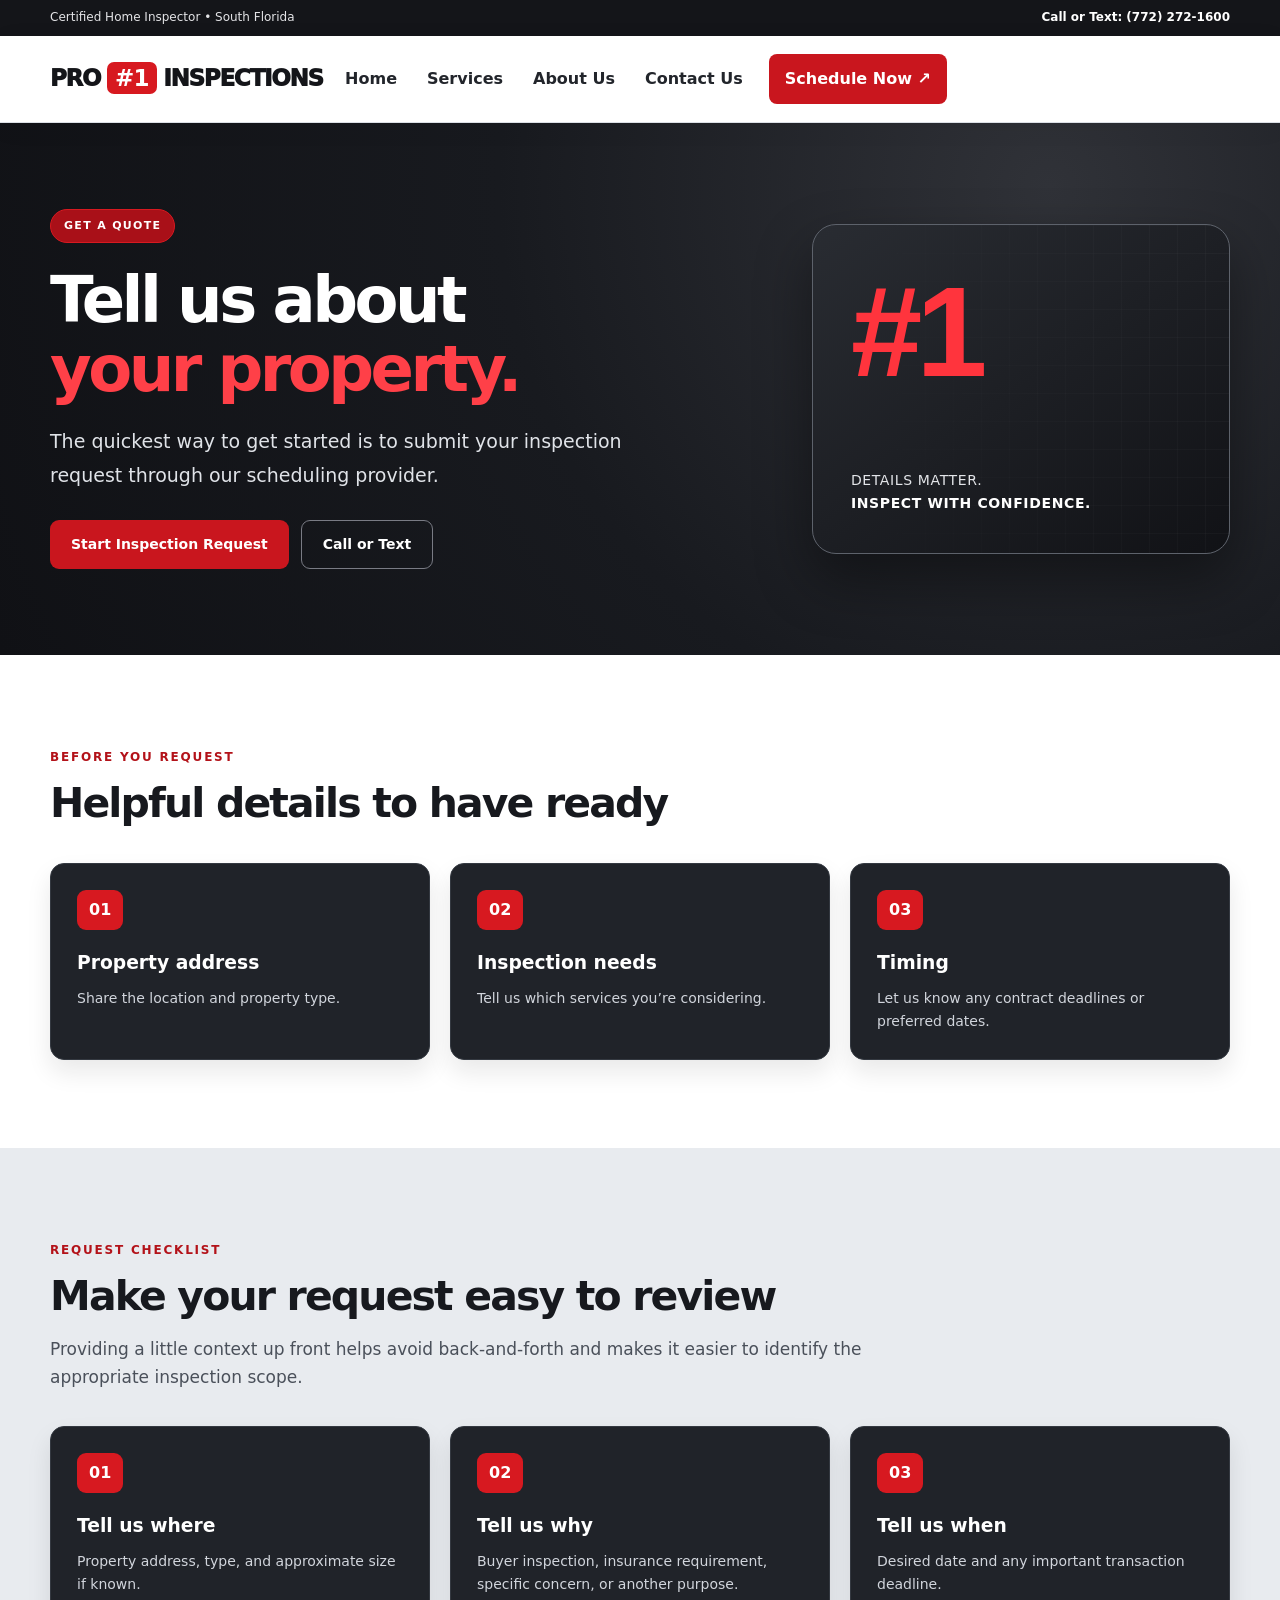
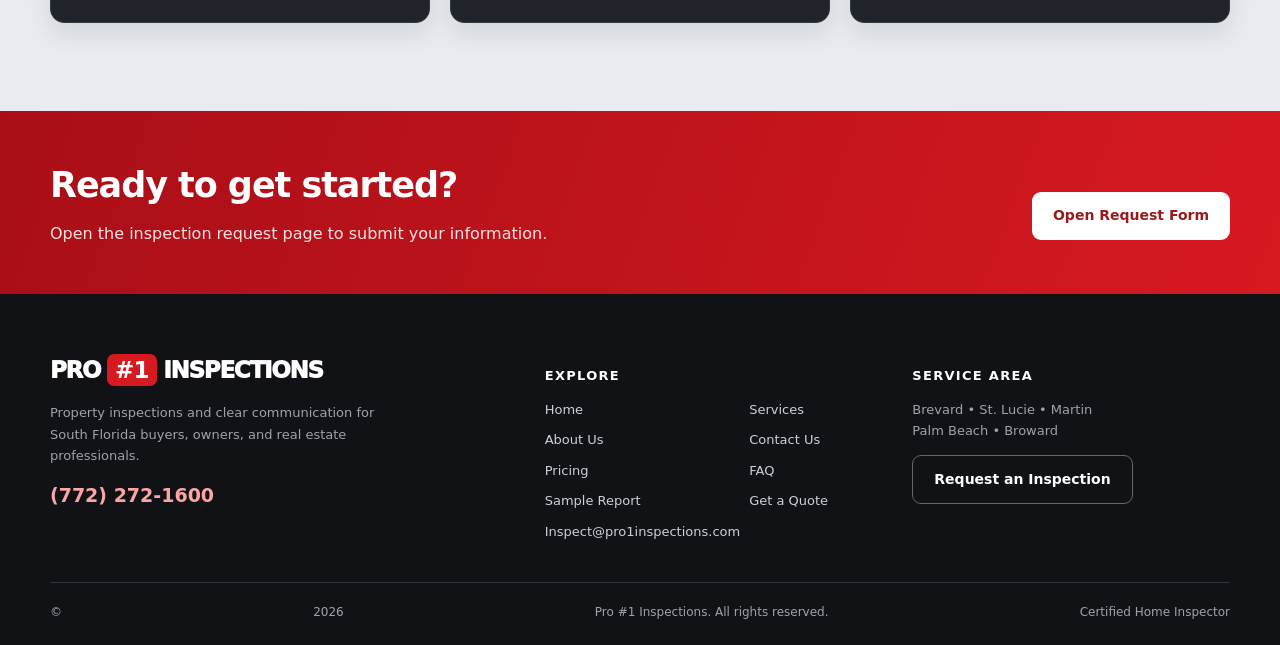
<file: get-a-quote.html>
<!DOCTYPE html>

<html lang="en"><head><meta charset="utf-8"/><meta content="width=device-width,initial-scale=1" name="viewport"/>
<title>Get a Quote | Pro #1 Inspections</title><meta content="Request an inspection quote from Pro #1 Inspections in South Florida." name="description"/>
<link href="styles.css" rel="stylesheet"/></head><body><a class="skip-link" href="#main-content">Skip to main content</a>
<div class="utility"><div class="wrap utility-row"><span>Certified Home Inspector • South Florida</span><a href="tel:7722721600">Call or Text: (772) 272-1600</a></div></div>
<header class="site-header"><div class="wrap header-row"><a aria-label="Pro Number One Inspections homepage" class="logo" href="index.html">PRO <b>#1</b> INSPECTIONS</a>
<button aria-controls="site-nav" aria-expanded="false" aria-label="Open navigation" class="menu-btn" type="button">☰ <span>Menu</span></button>
<nav aria-label="Main navigation" class="nav" id="site-nav"><a href="index.html">Home</a><a href="services.html">Services</a><a href="about-us.html">About Us</a><a href="contact-us.html">Contact Us</a><a class="nav-cta" href="https://app.spectora.com/home-inspectors/dustin-bartko-realty/schedule?iframe=1" rel="noopener noreferrer" target="_blank">Schedule Now ↗</a></nav></div></header>
<main id="main-content"><section class="hero"><div class="wrap hero-inner"><div><div class="eyebrow">GET A QUOTE</div><h1>Tell us about<br/><span>your property.</span></h1><p class="hero-lead">The quickest way to get started is to submit your inspection request through our scheduling provider.</p><div class="actions"><a class="btn primary" href="https://app.spectora.com/inspection-request/dustin-bartko-realty" rel="noopener noreferrer" target="_blank">Start Inspection Request</a><a class="btn secondary" href="tel:7722721600">Call or Text</a></div></div><div aria-hidden="true" class="hero-visual"><div class="visual-mark">#1</div><div class="visual-caption">DETAILS MATTER.<br/><strong>INSPECT WITH CONFIDENCE.</strong></div><div class="visual-grid"></div></div></div></section><section class="section"><div class="wrap"><div class="section-heading"><span class="kicker">BEFORE YOU REQUEST</span><h2>Helpful details to have ready</h2><p></p></div><div class="steps"><div><b>01</b><h3>Property address</h3><p>Share the location and property type.</p></div><div><b>02</b><h3>Inspection needs</h3><p>Tell us which services you’re considering.</p></div><div><b>03</b><h3>Timing</h3><p>Let us know any contract deadlines or preferred dates.</p></div></div></div></section><section class="section alt practical-section"><div class="wrap"><div class="section-heading"><span class="kicker">REQUEST CHECKLIST</span><h2>Make your request easy to review</h2><p>Providing a little context up front helps avoid back-and-forth and makes it easier to identify the appropriate inspection scope.</p></div><div class="steps"><div><b>01</b><h3>Tell us where</h3><p>Property address, type, and approximate size if known.</p></div><div><b>02</b><h3>Tell us why</h3><p>Buyer inspection, insurance requirement, specific concern, or another purpose.</p></div><div><b>03</b><h3>Tell us when</h3><p>Desired date and any important transaction deadline.</p></div></div></div></section><section class="cta-band"><div class="wrap cta-row"><div><h2>Ready to get started?</h2><p>Open the inspection request page to submit your information.</p></div><div class="actions"><a class="btn primary" href="https://app.spectora.com/inspection-request/dustin-bartko-realty" rel="noopener noreferrer" target="_blank">Open Request Form</a></div></div></section></main>
<footer class="footer"><div class="wrap footer-top"><div><a class="logo footer-logo" href="index.html">PRO <b>#1</b> INSPECTIONS</a><p>Property inspections and clear communication for South Florida buyers, owners, and real estate professionals.</p><a class="footer-phone" href="tel:7722721600">(772) 272-1600</a></div><div><h3>Explore</h3><nav aria-label="Footer links" class="footer-links"><a href="index.html">Home</a><a href="services.html">Services</a><a href="about-us.html">About Us</a><a href="contact-us.html">Contact Us</a><a href="pricing.html">Pricing</a><a href="faq.html">FAQ</a><a href="sample-report.html">Sample Report</a><a href="get-a-quote.html">Get a Quote</a><a href="mailto:Inspect@pro1inspections.com">Inspect@pro1inspections.com</a></nav></div><div><h3>Service area</h3><p>Brevard • St. Lucie • Martin<br/>Palm Beach • Broward</p><a class="btn outline-light" href="https://app.spectora.com/inspection-request/dustin-bartko-realty" rel="noopener noreferrer" target="_blank">Request an Inspection</a></div></div><div class="wrap footer-bottom">© <span id="year">2026</span> Pro #1 Inspections. All rights reserved. <span>Certified Home Inspector</span></div></footer>
<script defer="" src="script.js"></script></body></html>
</file>
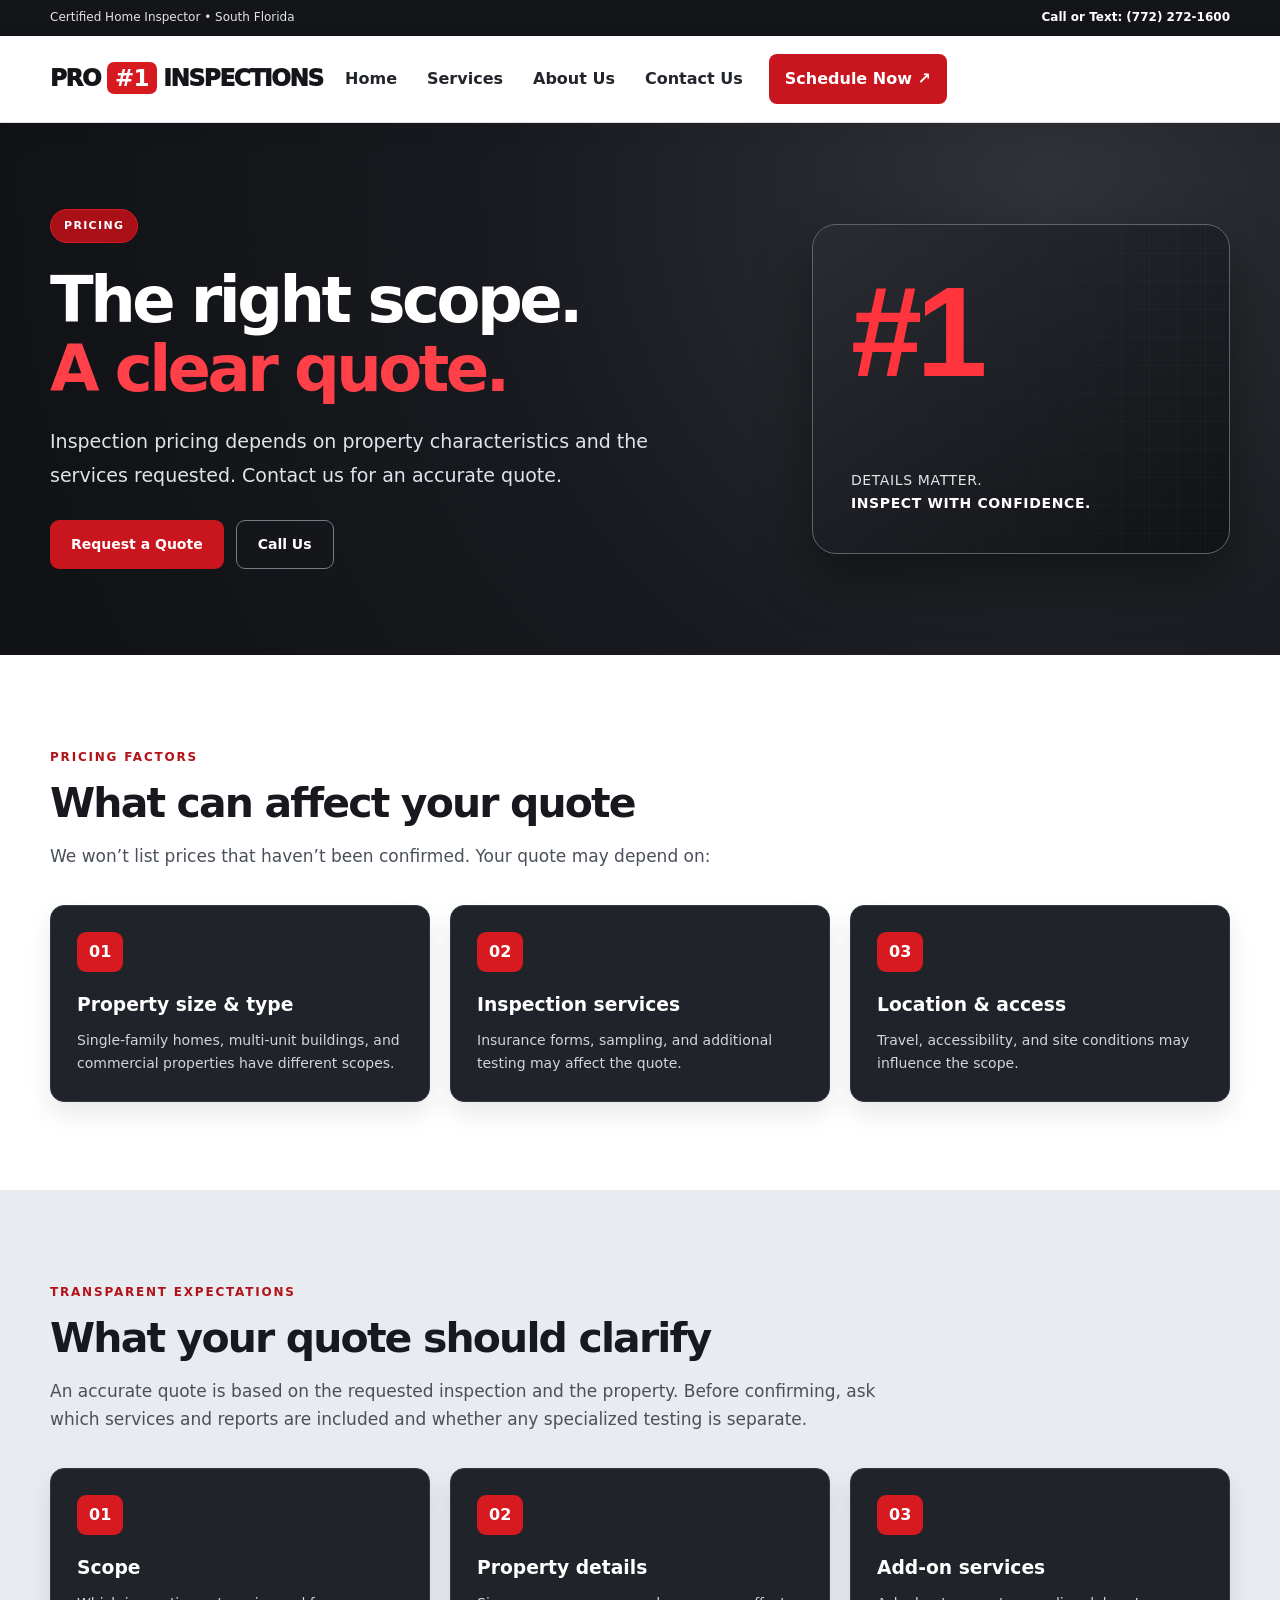
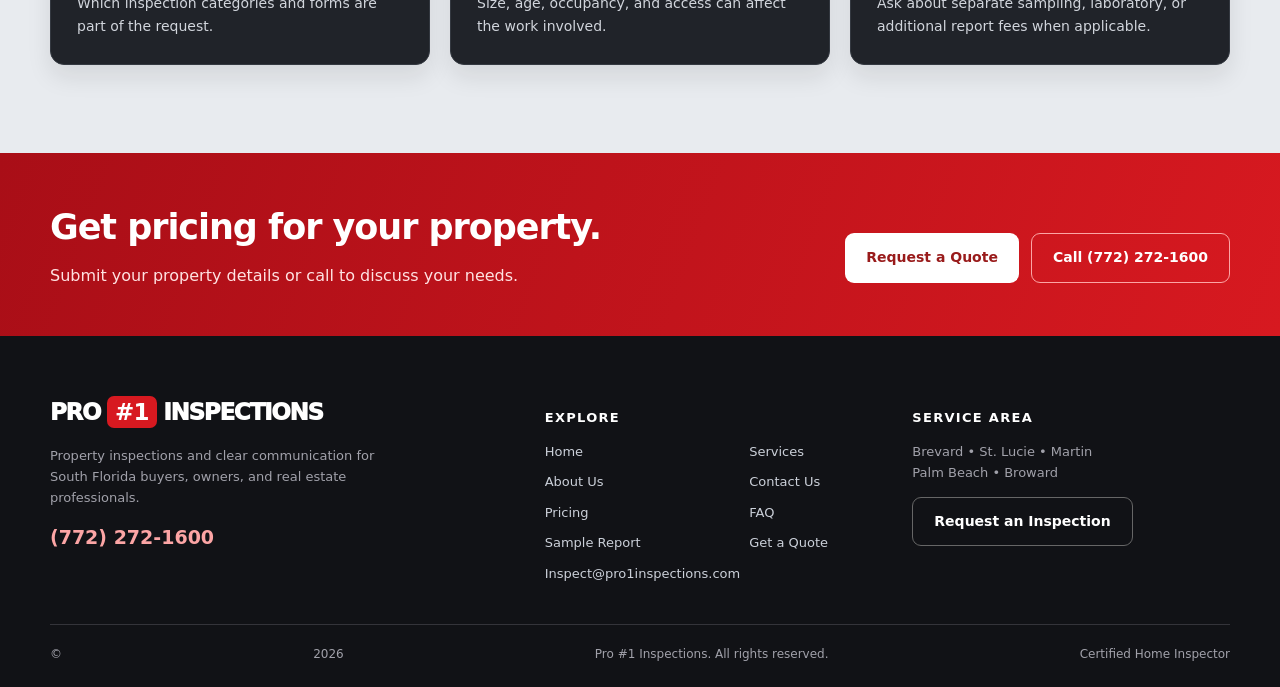
<file: pricing.html>
<!DOCTYPE html>

<html lang="en"><head><meta charset="utf-8"/><meta content="width=device-width,initial-scale=1" name="viewport"/>
<title>Pricing | Pro #1 Inspections</title><meta content="Request a property inspection quote from Pro #1 Inspections. Pricing depends on inspection scope and property details." name="description"/>
<link href="styles.css" rel="stylesheet"/></head><body><a class="skip-link" href="#main-content">Skip to main content</a>
<div class="utility"><div class="wrap utility-row"><span>Certified Home Inspector • South Florida</span><a href="tel:7722721600">Call or Text: (772) 272-1600</a></div></div>
<header class="site-header"><div class="wrap header-row"><a aria-label="Pro Number One Inspections homepage" class="logo" href="index.html">PRO <b>#1</b> INSPECTIONS</a>
<button aria-controls="site-nav" aria-expanded="false" aria-label="Open navigation" class="menu-btn" type="button">☰ <span>Menu</span></button>
<nav aria-label="Main navigation" class="nav" id="site-nav"><a href="index.html">Home</a><a href="services.html">Services</a><a href="about-us.html">About Us</a><a href="contact-us.html">Contact Us</a><a class="nav-cta" href="https://app.spectora.com/home-inspectors/dustin-bartko-realty/schedule?iframe=1" rel="noopener noreferrer" target="_blank">Schedule Now ↗</a></nav></div></header>
<main id="main-content"><section class="hero"><div class="wrap hero-inner"><div><div class="eyebrow">PRICING</div><h1>The right scope.<br/><span>A clear quote.</span></h1><p class="hero-lead">Inspection pricing depends on property characteristics and the services requested. Contact us for an accurate quote.</p><div class="actions"><a class="btn primary" href="get-a-quote.html">Request a Quote</a><a class="btn secondary" href="tel:7722721600">Call Us</a></div></div><div aria-hidden="true" class="hero-visual"><div class="visual-mark">#1</div><div class="visual-caption">DETAILS MATTER.<br/><strong>INSPECT WITH CONFIDENCE.</strong></div><div class="visual-grid"></div></div></div></section><section class="section"><div class="wrap"><div class="section-heading"><span class="kicker">PRICING FACTORS</span><h2>What can affect your quote</h2><p>We won’t list prices that haven’t been confirmed. Your quote may depend on:</p></div><div class="steps"><div><b>01</b><h3>Property size &amp; type</h3><p>Single-family homes, multi-unit buildings, and commercial properties have different scopes.</p></div><div><b>02</b><h3>Inspection services</h3><p>Insurance forms, sampling, and additional testing may affect the quote.</p></div><div><b>03</b><h3>Location &amp; access</h3><p>Travel, accessibility, and site conditions may influence the scope.</p></div></div></div></section><section class="section alt practical-section"><div class="wrap"><div class="section-heading"><span class="kicker">TRANSPARENT EXPECTATIONS</span><h2>What your quote should clarify</h2><p>An accurate quote is based on the requested inspection and the property. Before confirming, ask which services and reports are included and whether any specialized testing is separate.</p></div><div class="steps"><div><b>01</b><h3>Scope</h3><p>Which inspection categories and forms are part of the request.</p></div><div><b>02</b><h3>Property details</h3><p>Size, age, occupancy, and access can affect the work involved.</p></div><div><b>03</b><h3>Add-on services</h3><p>Ask about separate sampling, laboratory, or additional report fees when applicable.</p></div></div></div></section><section class="cta-band"><div class="wrap cta-row"><div><h2>Get pricing for your property.</h2><p>Submit your property details or call to discuss your needs.</p></div><div class="actions"><a class="btn primary" href="https://app.spectora.com/inspection-request/dustin-bartko-realty" rel="noopener noreferrer" target="_blank">Request a Quote</a><a class="btn secondary" href="tel:7722721600">Call (772) 272-1600</a></div></div></section></main>
<footer class="footer"><div class="wrap footer-top"><div><a class="logo footer-logo" href="index.html">PRO <b>#1</b> INSPECTIONS</a><p>Property inspections and clear communication for South Florida buyers, owners, and real estate professionals.</p><a class="footer-phone" href="tel:7722721600">(772) 272-1600</a></div><div><h3>Explore</h3><nav aria-label="Footer links" class="footer-links"><a href="index.html">Home</a><a href="services.html">Services</a><a href="about-us.html">About Us</a><a href="contact-us.html">Contact Us</a><a href="pricing.html">Pricing</a><a href="faq.html">FAQ</a><a href="sample-report.html">Sample Report</a><a href="get-a-quote.html">Get a Quote</a><a href="mailto:Inspect@pro1inspections.com">Inspect@pro1inspections.com</a></nav></div><div><h3>Service area</h3><p>Brevard • St. Lucie • Martin<br/>Palm Beach • Broward</p><a class="btn outline-light" href="https://app.spectora.com/inspection-request/dustin-bartko-realty" rel="noopener noreferrer" target="_blank">Request an Inspection</a></div></div><div class="wrap footer-bottom">© <span id="year">2026</span> Pro #1 Inspections. All rights reserved. <span>Certified Home Inspector</span></div></footer>
<script defer="" src="script.js"></script></body></html>
</file>
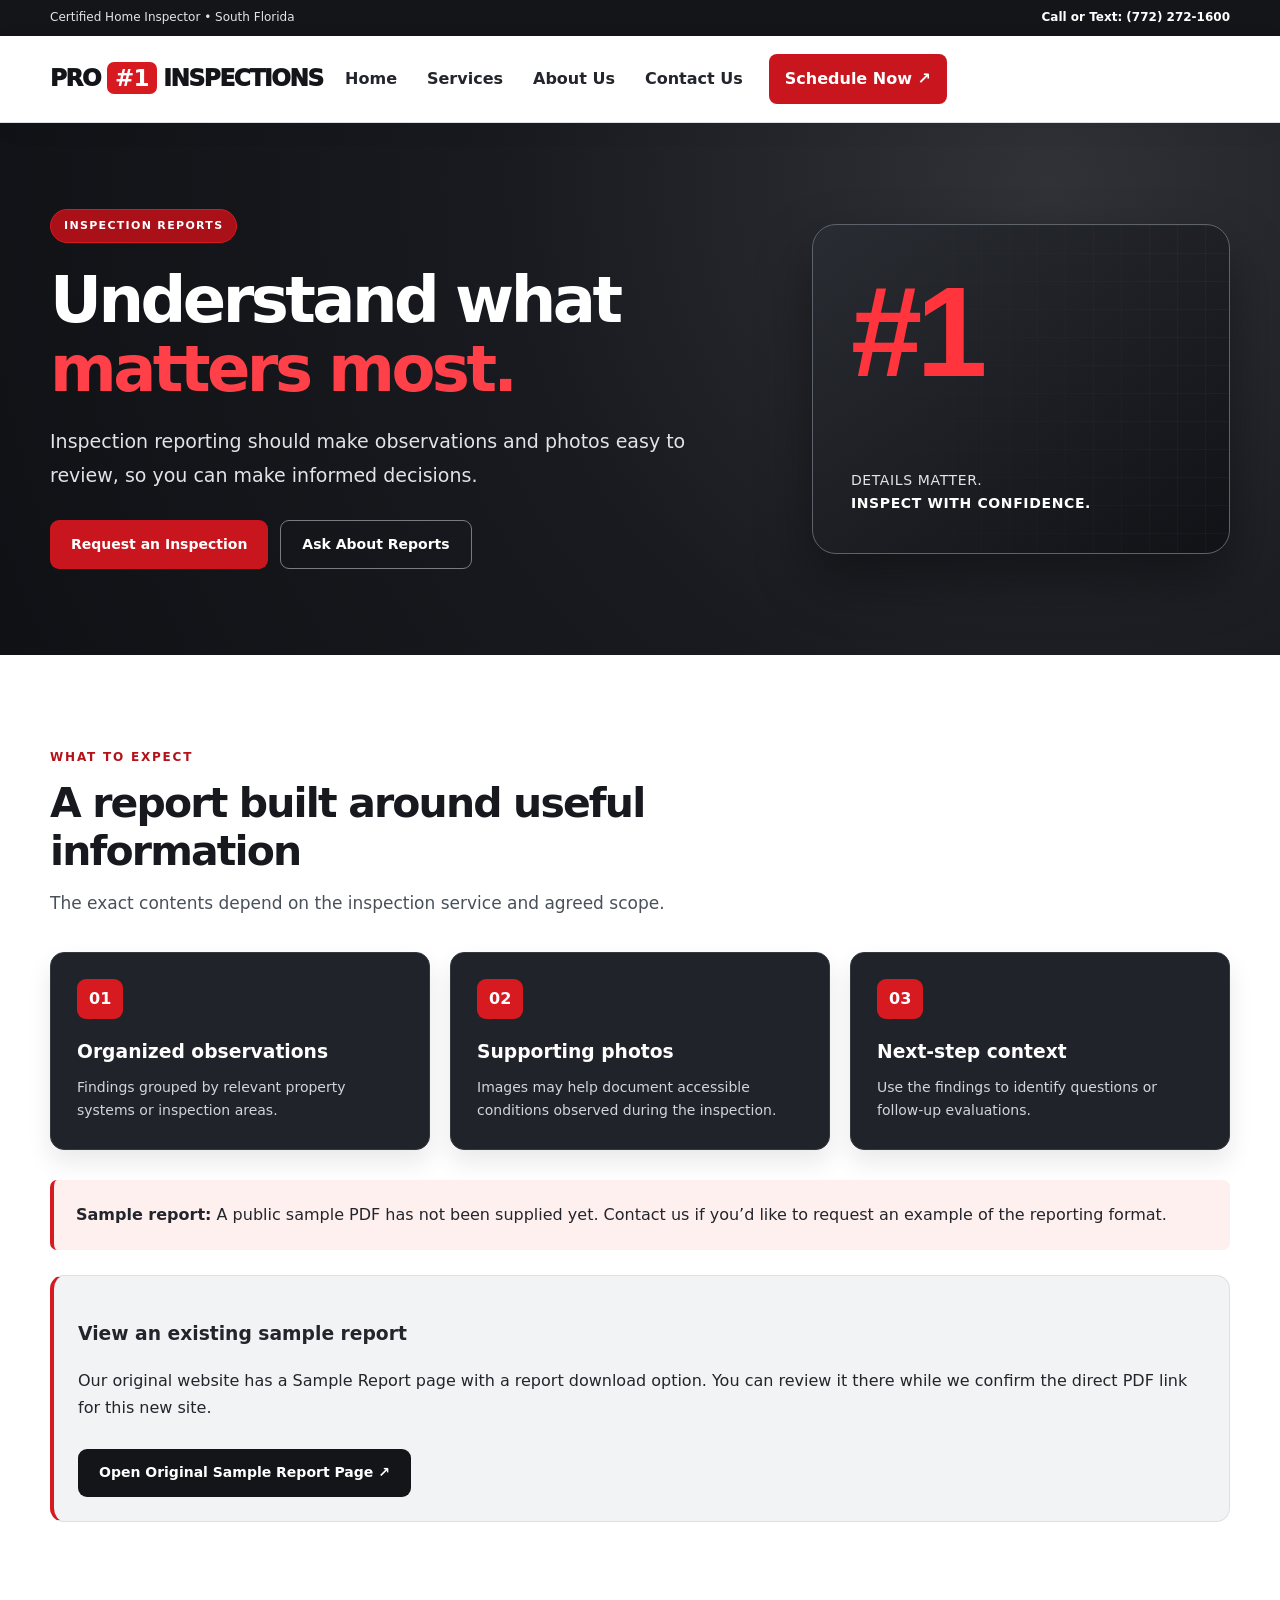
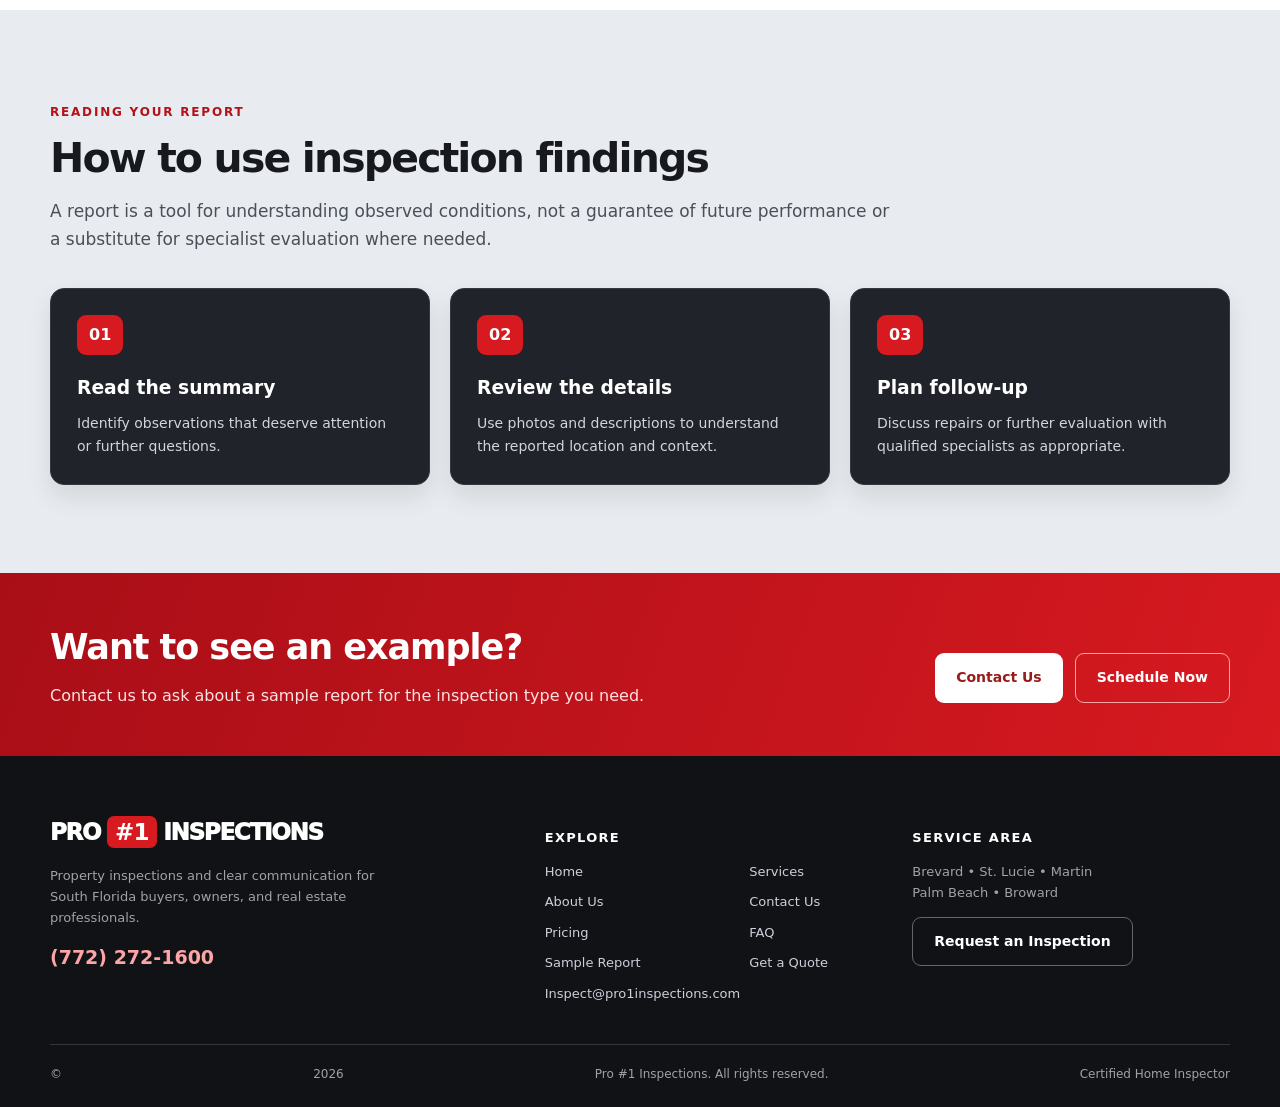
<file: sample-report.html>
<!DOCTYPE html>

<html lang="en"><head><meta charset="utf-8"/><meta content="width=device-width,initial-scale=1" name="viewport"/>
<title>Sample Report | Pro #1 Inspections</title><meta content="Learn what to expect from Pro #1 Inspections digital inspection reporting." name="description"/>
<link href="styles.css" rel="stylesheet"/></head><body><a class="skip-link" href="#main-content">Skip to main content</a>
<div class="utility"><div class="wrap utility-row"><span>Certified Home Inspector • South Florida</span><a href="tel:7722721600">Call or Text: (772) 272-1600</a></div></div>
<header class="site-header"><div class="wrap header-row"><a aria-label="Pro Number One Inspections homepage" class="logo" href="index.html">PRO <b>#1</b> INSPECTIONS</a>
<button aria-controls="site-nav" aria-expanded="false" aria-label="Open navigation" class="menu-btn" type="button">☰ <span>Menu</span></button>
<nav aria-label="Main navigation" class="nav" id="site-nav"><a href="index.html">Home</a><a href="services.html">Services</a><a href="about-us.html">About Us</a><a href="contact-us.html">Contact Us</a><a class="nav-cta" href="https://app.spectora.com/home-inspectors/dustin-bartko-realty/schedule?iframe=1" rel="noopener noreferrer" target="_blank">Schedule Now ↗</a></nav></div></header>
<main id="main-content"><section class="hero"><div class="wrap hero-inner"><div><div class="eyebrow">INSPECTION REPORTS</div><h1>Understand what<br/><span>matters most.</span></h1><p class="hero-lead">Inspection reporting should make observations and photos easy to review, so you can make informed decisions.</p><div class="actions"><a class="btn primary" href="https://app.spectora.com/inspection-request/dustin-bartko-realty" rel="noopener noreferrer" target="_blank">Request an Inspection</a><a class="btn secondary" href="contact-us.html">Ask About Reports</a></div></div><div aria-hidden="true" class="hero-visual"><div class="visual-mark">#1</div><div class="visual-caption">DETAILS MATTER.<br/><strong>INSPECT WITH CONFIDENCE.</strong></div><div class="visual-grid"></div></div></div></section><section class="section"><div class="wrap"><div class="section-heading"><span class="kicker">WHAT TO EXPECT</span><h2>A report built around useful information</h2><p>The exact contents depend on the inspection service and agreed scope.</p></div><div class="steps"><div><b>01</b><h3>Organized observations</h3><p>Findings grouped by relevant property systems or inspection areas.</p></div><div><b>02</b><h3>Supporting photos</h3><p>Images may help document accessible conditions observed during the inspection.</p></div><div><b>03</b><h3>Next-step context</h3><p>Use the findings to identify questions or follow-up evaluations.</p></div></div><div class="note"><strong>Sample report:</strong> A public sample PDF has not been supplied yet. Contact us if you’d like to request an example of the reporting format.</div><div class="sample-link-panel"><h3>View an existing sample report</h3><p>Our original website has a Sample Report page with a report download option. You can review it there while we confirm the direct PDF link for this new site.</p><a class="btn dark" href="https://www.pro1inspections.com/sample-report" rel="noopener noreferrer" target="_blank">Open Original Sample Report Page ↗</a></div></div></section><section class="section alt practical-section"><div class="wrap"><div class="section-heading"><span class="kicker">READING YOUR REPORT</span><h2>How to use inspection findings</h2><p>A report is a tool for understanding observed conditions, not a guarantee of future performance or a substitute for specialist evaluation where needed.</p></div><div class="steps"><div><b>01</b><h3>Read the summary</h3><p>Identify observations that deserve attention or further questions.</p></div><div><b>02</b><h3>Review the details</h3><p>Use photos and descriptions to understand the reported location and context.</p></div><div><b>03</b><h3>Plan follow-up</h3><p>Discuss repairs or further evaluation with qualified specialists as appropriate.</p></div></div></div></section><section class="cta-band"><div class="wrap cta-row"><div><h2>Want to see an example?</h2><p>Contact us to ask about a sample report for the inspection type you need.</p></div><div class="actions"><a class="btn primary" href="contact-us.html">Contact Us</a><a class="btn secondary" href="https://app.spectora.com/home-inspectors/dustin-bartko-realty/schedule?iframe=1" rel="noopener noreferrer" target="_blank">Schedule Now</a></div></div></section></main>
<footer class="footer"><div class="wrap footer-top"><div><a class="logo footer-logo" href="index.html">PRO <b>#1</b> INSPECTIONS</a><p>Property inspections and clear communication for South Florida buyers, owners, and real estate professionals.</p><a class="footer-phone" href="tel:7722721600">(772) 272-1600</a></div><div><h3>Explore</h3><nav aria-label="Footer links" class="footer-links"><a href="index.html">Home</a><a href="services.html">Services</a><a href="about-us.html">About Us</a><a href="contact-us.html">Contact Us</a><a href="pricing.html">Pricing</a><a href="faq.html">FAQ</a><a href="sample-report.html">Sample Report</a><a href="get-a-quote.html">Get a Quote</a><a href="mailto:Inspect@pro1inspections.com">Inspect@pro1inspections.com</a></nav></div><div><h3>Service area</h3><p>Brevard • St. Lucie • Martin<br/>Palm Beach • Broward</p><a class="btn outline-light" href="https://app.spectora.com/inspection-request/dustin-bartko-realty" rel="noopener noreferrer" target="_blank">Request an Inspection</a></div></div><div class="wrap footer-bottom">© <span id="year">2026</span> Pro #1 Inspections. All rights reserved. <span>Certified Home Inspector</span></div></footer>
<script defer="" src="script.js"></script></body></html>
</file>
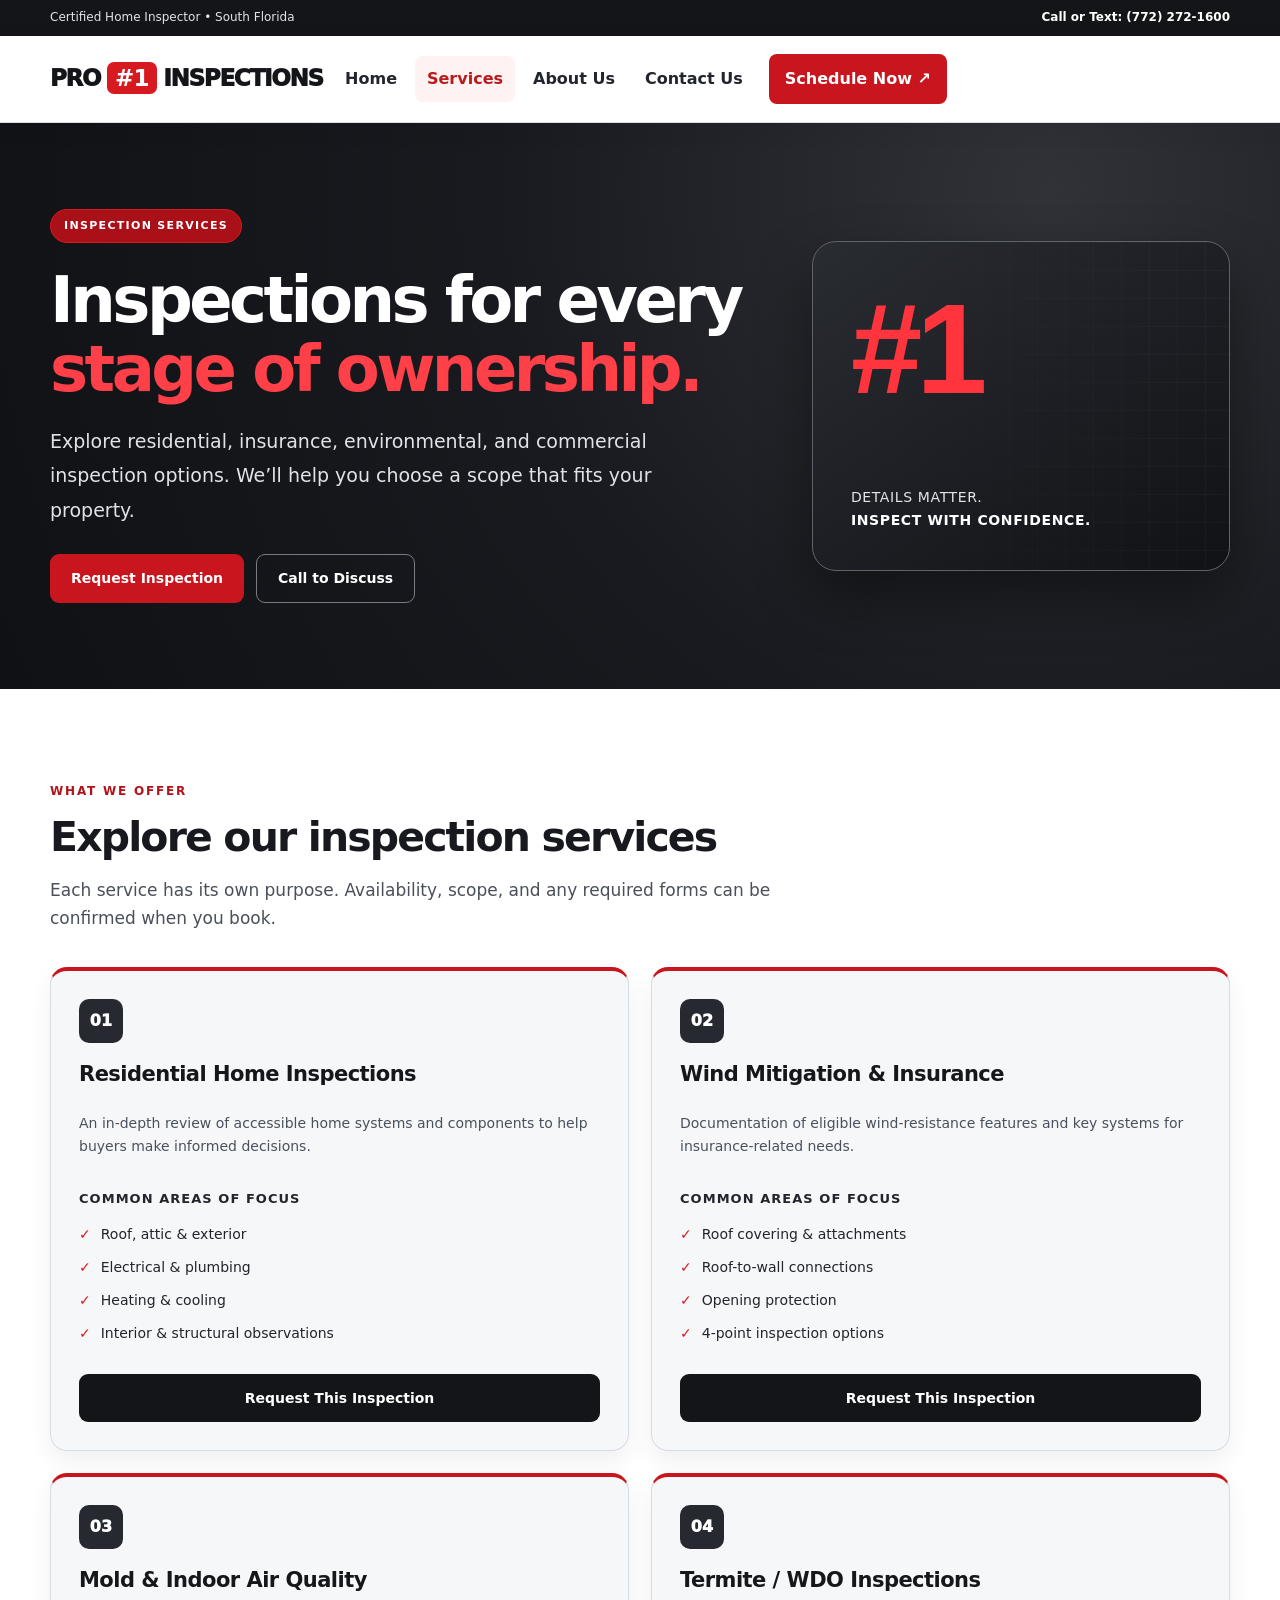
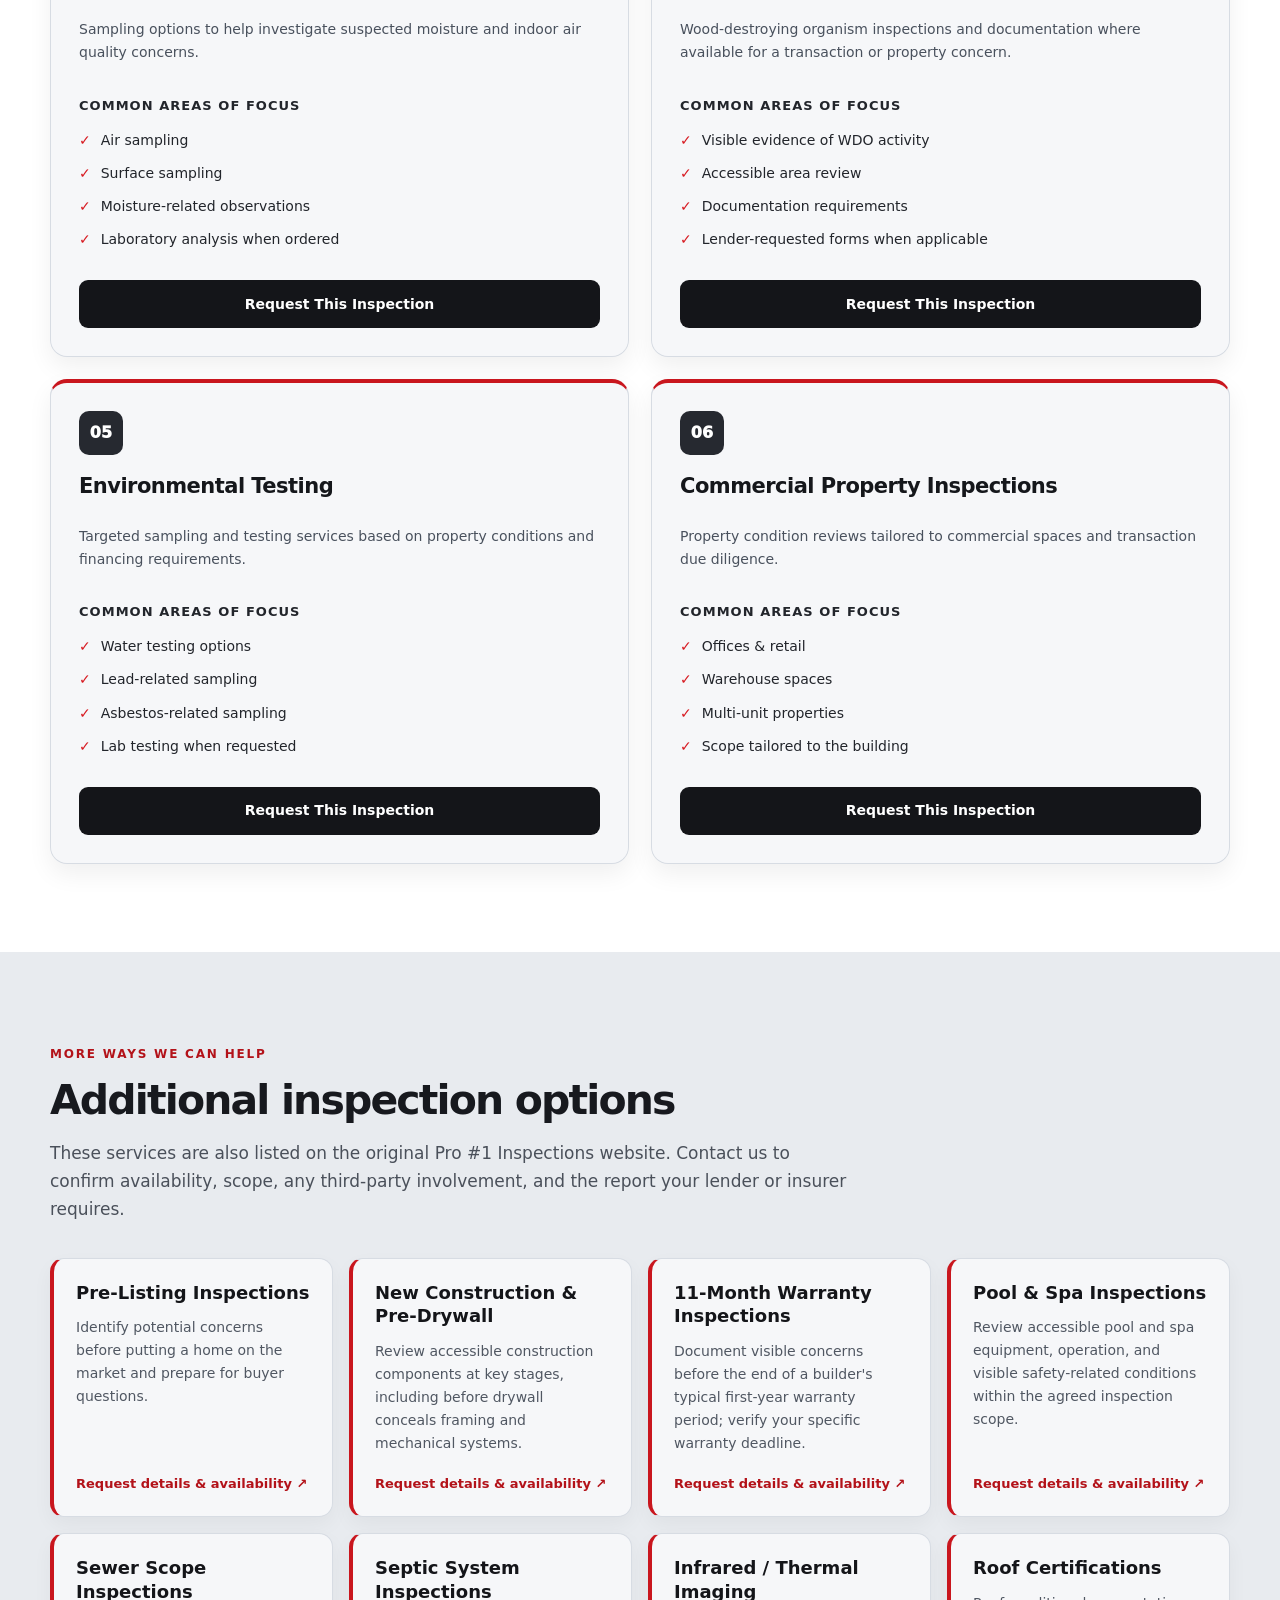
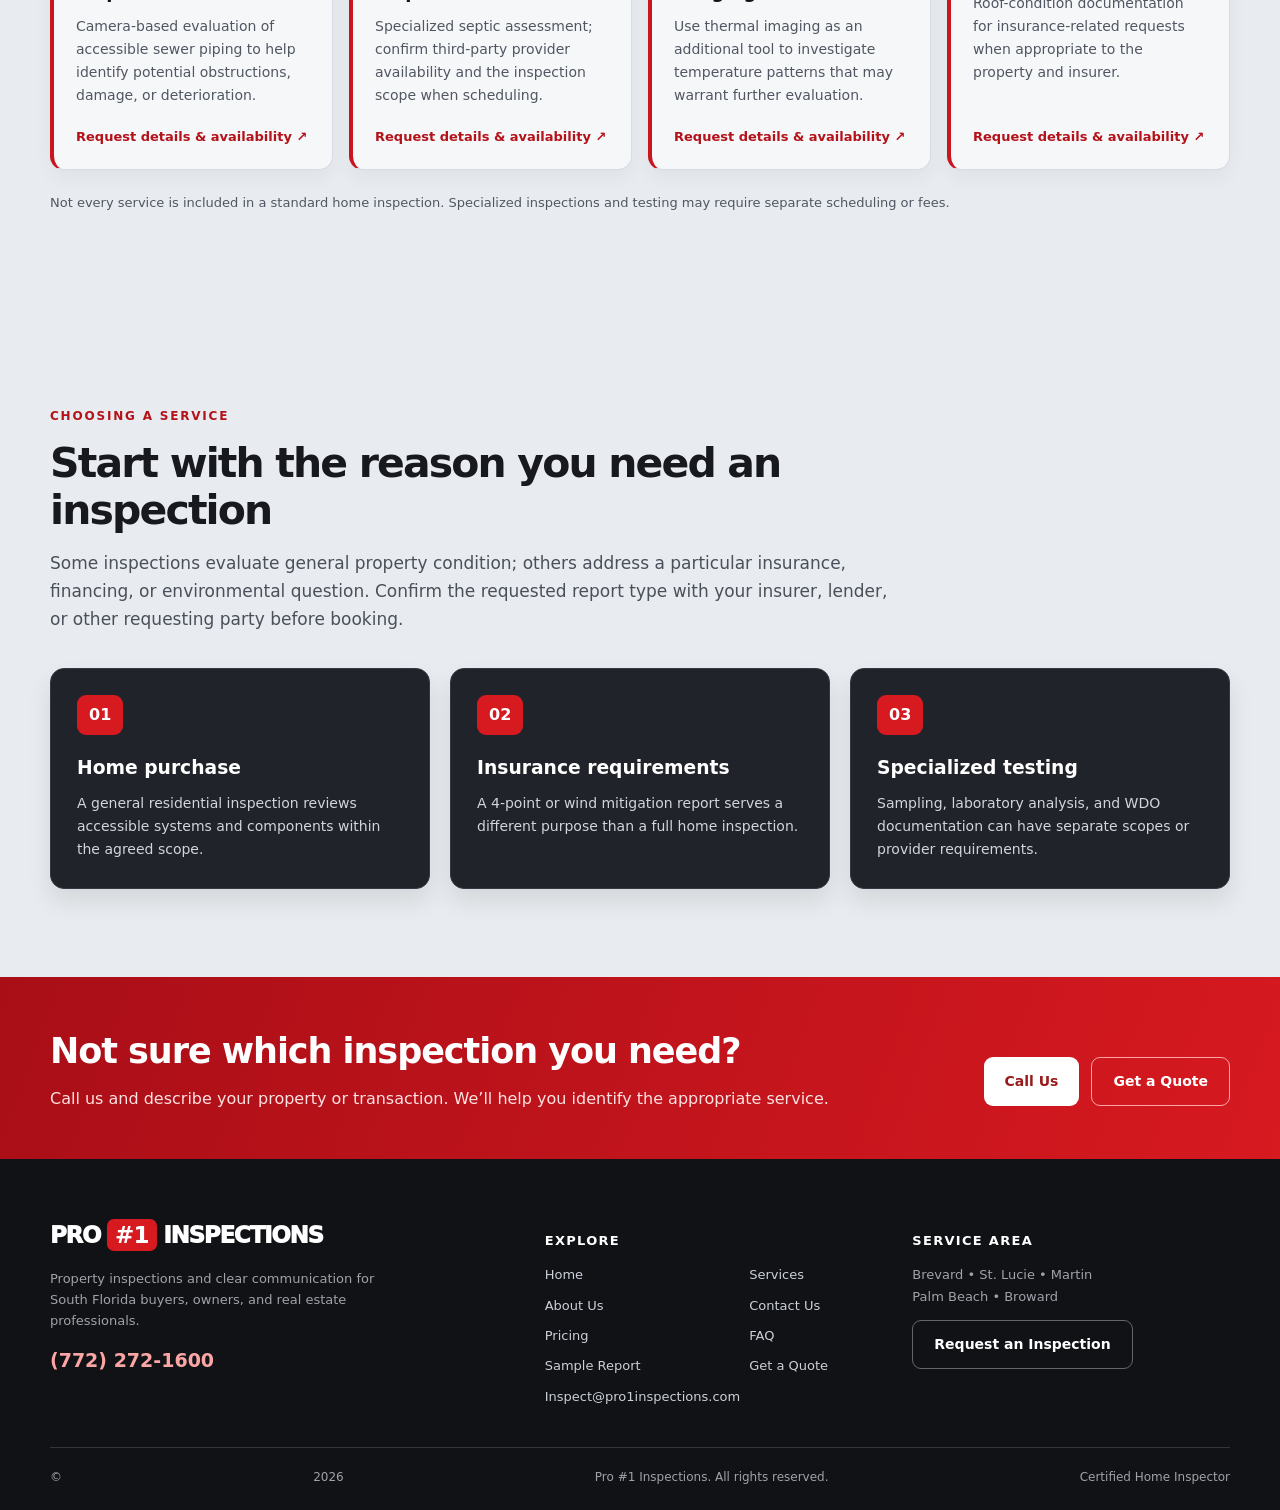
<file: services.html>
<!DOCTYPE html>

<html lang="en"><head><meta charset="utf-8"/><meta content="width=device-width,initial-scale=1" name="viewport"/>
<title>Services | Pro #1 Inspections</title><meta content="Explore home, insurance, mold, WDO, environmental and commercial inspection services." name="description"/>
<link href="styles.css" rel="stylesheet"/></head><body><a class="skip-link" href="#main-content">Skip to main content</a>
<div class="utility"><div class="wrap utility-row"><span>Certified Home Inspector • South Florida</span><a href="tel:7722721600">Call or Text: (772) 272-1600</a></div></div>
<header class="site-header"><div class="wrap header-row"><a aria-label="Pro Number One Inspections homepage" class="logo" href="index.html">PRO <b>#1</b> INSPECTIONS</a>
<button aria-controls="site-nav" aria-expanded="false" aria-label="Open navigation" class="menu-btn" type="button">☰ <span>Menu</span></button>
<nav aria-label="Main navigation" class="nav" id="site-nav"><a href="index.html">Home</a><a aria-current="page" href="services.html">Services</a><a href="about-us.html">About Us</a><a href="contact-us.html">Contact Us</a><a class="nav-cta" href="https://app.spectora.com/home-inspectors/dustin-bartko-realty/schedule?iframe=1" rel="noopener noreferrer" target="_blank">Schedule Now ↗</a></nav></div></header>
<main id="main-content"><section class="hero"><div class="wrap hero-inner"><div><div class="eyebrow">INSPECTION SERVICES</div><h1>Inspections for every<br/><span>stage of ownership.</span></h1><p class="hero-lead">Explore residential, insurance, environmental, and commercial inspection options. We’ll help you choose a scope that fits your property.</p><div class="actions"><a class="btn primary" href="https://app.spectora.com/inspection-request/dustin-bartko-realty" rel="noopener noreferrer" target="_blank">Request Inspection</a><a class="btn secondary" href="tel:7722721600">Call to Discuss</a></div></div><div aria-hidden="true" class="hero-visual"><div class="visual-mark">#1</div><div class="visual-caption">DETAILS MATTER.<br/><strong>INSPECT WITH CONFIDENCE.</strong></div><div class="visual-grid"></div></div></div></section><section class="section"><div class="wrap"><div class="section-heading"><span class="kicker">WHAT WE OFFER</span><h2>Explore our inspection services</h2><p>Each service has its own purpose. Availability, scope, and any required forms can be confirmed when you book.</p></div><div class="service-detail-grid"><article class="detail-card"><span class="card-num">01</span><h2>Residential Home Inspections</h2><p>An in-depth review of accessible home systems and components to help buyers make informed decisions.</p><h3>Common areas of focus</h3><ul><li>Roof, attic &amp; exterior</li><li>Electrical &amp; plumbing</li><li>Heating &amp; cooling</li><li>Interior &amp; structural observations</li></ul><a class="btn dark" href="https://app.spectora.com/inspection-request/dustin-bartko-realty" rel="noopener noreferrer" target="_blank">Request This Inspection</a></article><article class="detail-card"><span class="card-num">02</span><h2>Wind Mitigation &amp; Insurance</h2><p>Documentation of eligible wind-resistance features and key systems for insurance-related needs.</p><h3>Common areas of focus</h3><ul><li>Roof covering &amp; attachments</li><li>Roof-to-wall connections</li><li>Opening protection</li><li>4-point inspection options</li></ul><a class="btn dark" href="https://app.spectora.com/inspection-request/dustin-bartko-realty" rel="noopener noreferrer" target="_blank">Request This Inspection</a></article><article class="detail-card"><span class="card-num">03</span><h2>Mold &amp; Indoor Air Quality</h2><p>Sampling options to help investigate suspected moisture and indoor air quality concerns.</p><h3>Common areas of focus</h3><ul><li>Air sampling</li><li>Surface sampling</li><li>Moisture-related observations</li><li>Laboratory analysis when ordered</li></ul><a class="btn dark" href="https://app.spectora.com/inspection-request/dustin-bartko-realty" rel="noopener noreferrer" target="_blank">Request This Inspection</a></article><article class="detail-card"><span class="card-num">04</span><h2>Termite / WDO Inspections</h2><p>Wood-destroying organism inspections and documentation where available for a transaction or property concern.</p><h3>Common areas of focus</h3><ul><li>Visible evidence of WDO activity</li><li>Accessible area review</li><li>Documentation requirements</li><li>Lender-requested forms when applicable</li></ul><a class="btn dark" href="https://app.spectora.com/inspection-request/dustin-bartko-realty" rel="noopener noreferrer" target="_blank">Request This Inspection</a></article><article class="detail-card"><span class="card-num">05</span><h2>Environmental Testing</h2><p>Targeted sampling and testing services based on property conditions and financing requirements.</p><h3>Common areas of focus</h3><ul><li>Water testing options</li><li>Lead-related sampling</li><li>Asbestos-related sampling</li><li>Lab testing when requested</li></ul><a class="btn dark" href="https://app.spectora.com/inspection-request/dustin-bartko-realty" rel="noopener noreferrer" target="_blank">Request This Inspection</a></article><article class="detail-card"><span class="card-num">06</span><h2>Commercial Property Inspections</h2><p>Property condition reviews tailored to commercial spaces and transaction due diligence.</p><h3>Common areas of focus</h3><ul><li>Offices &amp; retail</li><li>Warehouse spaces</li><li>Multi-unit properties</li><li>Scope tailored to the building</li></ul><a class="btn dark" href="https://app.spectora.com/inspection-request/dustin-bartko-realty" rel="noopener noreferrer" target="_blank">Request This Inspection</a></article></div></div></section><section class="section alt" id="additional-services"><div class="wrap"><div class="section-heading"><span class="kicker">MORE WAYS WE CAN HELP</span><h2>Additional inspection options</h2><p>These services are also listed on the original Pro #1 Inspections website. Contact us to confirm availability, scope, any third-party involvement, and the report your lender or insurer requires.</p></div><div class="extra-service-grid"><article class="extra-service"><h3>Pre-Listing Inspections</h3><p>Identify potential concerns before putting a home on the market and prepare for buyer questions.</p><a href="https://app.spectora.com/inspection-request/dustin-bartko-realty" rel="noopener noreferrer" target="_blank">Request details &amp; availability ↗</a></article><article class="extra-service"><h3>New Construction &amp; Pre-Drywall</h3><p>Review accessible construction components at key stages, including before drywall conceals framing and mechanical systems.</p><a href="https://app.spectora.com/inspection-request/dustin-bartko-realty" rel="noopener noreferrer" target="_blank">Request details &amp; availability ↗</a></article><article class="extra-service"><h3>11-Month Warranty Inspections</h3><p>Document visible concerns before the end of a builder's typical first-year warranty period; verify your specific warranty deadline.</p><a href="https://app.spectora.com/inspection-request/dustin-bartko-realty" rel="noopener noreferrer" target="_blank">Request details &amp; availability ↗</a></article><article class="extra-service"><h3>Pool &amp; Spa Inspections</h3><p>Review accessible pool and spa equipment, operation, and visible safety-related conditions within the agreed inspection scope.</p><a href="https://app.spectora.com/inspection-request/dustin-bartko-realty" rel="noopener noreferrer" target="_blank">Request details &amp; availability ↗</a></article><article class="extra-service"><h3>Sewer Scope Inspections</h3><p>Camera-based evaluation of accessible sewer piping to help identify potential obstructions, damage, or deterioration.</p><a href="https://app.spectora.com/inspection-request/dustin-bartko-realty" rel="noopener noreferrer" target="_blank">Request details &amp; availability ↗</a></article><article class="extra-service"><h3>Septic System Inspections</h3><p>Specialized septic assessment; confirm third-party provider availability and the inspection scope when scheduling.</p><a href="https://app.spectora.com/inspection-request/dustin-bartko-realty" rel="noopener noreferrer" target="_blank">Request details &amp; availability ↗</a></article><article class="extra-service"><h3>Infrared / Thermal Imaging</h3><p>Use thermal imaging as an additional tool to investigate temperature patterns that may warrant further evaluation.</p><a href="https://app.spectora.com/inspection-request/dustin-bartko-realty" rel="noopener noreferrer" target="_blank">Request details &amp; availability ↗</a></article><article class="extra-service"><h3>Roof Certifications</h3><p>Roof-condition documentation for insurance-related requests when appropriate to the property and insurer.</p><a href="https://app.spectora.com/inspection-request/dustin-bartko-realty" rel="noopener noreferrer" target="_blank">Request details &amp; availability ↗</a></article></div><p class="service-note">Not every service is included in a standard home inspection. Specialized inspections and testing may require separate scheduling or fees.</p></div></section><section class="section alt practical-section"><div class="wrap"><div class="section-heading"><span class="kicker">CHOOSING A SERVICE</span><h2>Start with the reason you need an inspection</h2><p>Some inspections evaluate general property condition; others address a particular insurance, financing, or environmental question. Confirm the requested report type with your insurer, lender, or other requesting party before booking.</p></div><div class="steps"><div><b>01</b><h3>Home purchase</h3><p>A general residential inspection reviews accessible systems and components within the agreed scope.</p></div><div><b>02</b><h3>Insurance requirements</h3><p>A 4-point or wind mitigation report serves a different purpose than a full home inspection.</p></div><div><b>03</b><h3>Specialized testing</h3><p>Sampling, laboratory analysis, and WDO documentation can have separate scopes or provider requirements.</p></div></div></div></section><section class="cta-band"><div class="wrap cta-row"><div><h2>Not sure which inspection you need?</h2><p>Call us and describe your property or transaction. We’ll help you identify the appropriate service.</p></div><div class="actions"><a class="btn primary" href="tel:7722721600">Call Us</a><a class="btn secondary" href="get-a-quote.html">Get a Quote</a></div></div></section></main>
<footer class="footer"><div class="wrap footer-top"><div><a class="logo footer-logo" href="index.html">PRO <b>#1</b> INSPECTIONS</a><p>Property inspections and clear communication for South Florida buyers, owners, and real estate professionals.</p><a class="footer-phone" href="tel:7722721600">(772) 272-1600</a></div><div><h3>Explore</h3><nav aria-label="Footer links" class="footer-links"><a href="index.html">Home</a><a href="services.html">Services</a><a href="about-us.html">About Us</a><a href="contact-us.html">Contact Us</a><a href="pricing.html">Pricing</a><a href="faq.html">FAQ</a><a href="sample-report.html">Sample Report</a><a href="get-a-quote.html">Get a Quote</a><a href="mailto:Inspect@pro1inspections.com">Inspect@pro1inspections.com</a></nav></div><div><h3>Service area</h3><p>Brevard • St. Lucie • Martin<br/>Palm Beach • Broward</p><a class="btn outline-light" href="https://app.spectora.com/inspection-request/dustin-bartko-realty" rel="noopener noreferrer" target="_blank">Request an Inspection</a></div></div><div class="wrap footer-bottom">© <span id="year">2026</span> Pro #1 Inspections. All rights reserved. <span>Certified Home Inspector</span></div></footer>
<script defer="" src="script.js"></script></body></html>
</file>
<file: styles.css>
:root{--ink:#101114;--red:#dc2626;--red2:#b91c1c;--text:#172033;--muted:#5b6575;--line:#e6e9ef;--bg:#f7f8fa}
*{box-sizing:border-box}html{scroll-behavior:smooth}body{margin:0;color:var(--text);background:white;font:16px/1.65 system-ui,-apple-system,"Segoe UI",sans-serif}a{text-decoration:none;color:inherit}button{font:inherit;cursor:pointer}a:focus-visible,button:focus-visible,summary:focus-visible{outline:3px solid #ef4444;outline-offset:3px}.wrap{width:min(1180px,calc(100% - 40px));margin:auto}.utility{background:var(--ink);color:#e4e4e7;font-size:12px}.utility-row{display:flex;justify-content:space-between;gap:12px;flex-wrap:wrap;padding:8px 0}.utility a{color:white;font-weight:800}
.site-header{position:sticky;top:0;z-index:50;background:#fff;border-bottom:1px solid var(--line);box-shadow:0 5px 25px #1011140c}.header-row{min-height:86px;display:grid;grid-template-columns:minmax(0,1fr) auto minmax(0,1fr);align-items:center;gap:18px}.header-row>.logo{grid-column:1;justify-self:start}.header-row>.nav{grid-column:2;justify-self:center}.header-row::after{content:"";grid-column:3;grid-row:1}.logo{white-space:nowrap;font-size:clamp(17px,2vw,23px);font-weight:950;letter-spacing:-.055em;color:var(--ink)}.logo b{background:var(--red);color:white;border-radius:7px;padding:3px 8px;letter-spacing:-.04em}.nav{display:flex;align-items:center;justify-content:center;gap:6px}.nav a{padding:10px 12px;border-radius:8px;font-size:16px;font-weight:800;white-space:nowrap}.nav a:hover,.nav a[aria-current=page]{background:#fef2f2;color:var(--red)}.nav .nav-cta{background:var(--red);color:white;margin-left:8px;padding:12px 16px}.nav .nav-cta:hover{background:var(--red2);color:white}.menu-btn{display:none;border:1px solid #d5d9e2;background:white;border-radius:9px;padding:9px 12px;font-weight:800}
.hero{background:radial-gradient(circle at 75% 30%,#28272a 0%,#101114 52%);color:white;overflow:hidden}.hero-inner{min-height:490px;padding:86px 0;display:grid;grid-template-columns:1.25fr .75fr;align-items:center;gap:65px}.eyebrow,.kicker{display:inline-block;color:#ef4444;font-weight:900;text-transform:uppercase;letter-spacing:.15em;font-size:11px}.eyebrow{color:#fca5a5;border:1px solid #5d3135;border-radius:40px;padding:7px 13px}.hero h1{font-size:clamp(38px,5vw,68px);letter-spacing:-.055em;line-height:1.08;margin:23px 0 20px;font-weight:900}.hero h1 span{color:#f87171}.hero-lead{font-size:clamp(16px,1.7vw,19px);color:#cbd0d9;max-width:640px;line-height:1.8}.actions{display:flex;gap:12px;flex-wrap:wrap;margin-top:27px}.btn{display:inline-flex;align-items:center;justify-content:center;min-height:48px;padding:12px 21px;border-radius:9px;font-size:14px;font-weight:850;text-align:center;transition:transform .2s,background .2s}.btn:hover{transform:translateY(-2px)}.btn.primary{background:var(--red);color:white}.btn.primary:hover{background:var(--red2)}.btn.secondary{border:1px solid #797b84;color:white;background:transparent}.btn.secondary:hover{background:#ffffff15}.btn.dark{background:var(--ink);color:white}.btn.dark:hover{background:var(--red)}.btn.outline-light{border:1px solid #666;color:white}.btn.outline-light:hover{background:#ffffff15}.hero-visual{position:relative;min-height:330px;border:1px solid #44454b;border-radius:24px;background:linear-gradient(140deg,#242529,#141416);padding:38px;display:flex;flex-direction:column;justify-content:space-between;overflow:hidden}.visual-mark{font-weight:950;font-size:clamp(110px,16vw,190px);line-height:1;color:#dc2626;letter-spacing:-.12em;text-shadow:20px 20px 0 #ffffff0a}.visual-caption{position:relative;z-index:2;letter-spacing:.08em;font-size:13px;color:#cbd0d9}.visual-caption strong{color:white}.visual-grid{position:absolute;inset:0;background-image:linear-gradient(#ffffff07 1px,transparent 1px),linear-gradient(90deg,#ffffff07 1px,transparent 1px);background-size:28px 28px;mask-image:linear-gradient(90deg,transparent,black)}
.trust-strip{background:#fff;border-bottom:1px solid var(--line)}.trust-grid{display:grid;grid-template-columns:repeat(4,1fr);padding:25px 0;gap:16px}.trust-grid>div{border-left:3px solid var(--red);padding-left:15px}.trust-grid strong{display:block;font-size:18px;color:var(--ink)}.trust-grid span{display:block;font-size:12px;color:var(--muted)}
.section{padding:88px 0}.section.alt{background:var(--bg)}.section-heading{max-width:760px;margin-bottom:35px}.section-heading h2{font-size:clamp(28px,3.2vw,43px);letter-spacing:-.045em;line-height:1.16;color:var(--ink);margin:11px 0 14px}.section-heading p{color:var(--muted);font-size:17px;margin:0}.card-grid{display:grid;grid-template-columns:repeat(3,minmax(0,1fr));gap:20px}.service-card,.detail-card,.info-card{background:white;border:1px solid var(--line);border-radius:17px;padding:28px;box-shadow:0 8px 30px #10111407}.service-card{display:flex;flex-direction:column}.card-num{display:inline-grid;place-items:center;width:44px;height:44px;border-radius:10px;background:#fee2e2;color:var(--red);font-weight:950}.service-card h3,.detail-card h2{font-size:21px;line-height:1.3;letter-spacing:-.025em;color:var(--ink);margin:18px 0 10px}.service-card p,.detail-card p,.info-card p{color:var(--muted);font-size:14px}.text-link{color:var(--red);font-weight:850;font-size:14px;margin-top:auto;padding-top:15px}.text-link:hover{text-decoration:underline}.split{display:grid;grid-template-columns:1fr 1fr;gap:65px;align-items:start}.feature-list{display:grid;gap:22px}.feature-list>div{display:flex;gap:17px;padding-bottom:22px;border-bottom:1px solid var(--line)}.feature-list span{color:var(--red);font-weight:900}.feature-list h3{margin:0 0 4px;color:var(--ink)}.feature-list p{margin:0;color:var(--muted)}.steps{display:grid;grid-template-columns:repeat(3,minmax(0,1fr));gap:20px}.steps>div{background:white;border:1px solid var(--line);padding:26px;border-radius:14px}.steps b{display:inline-grid;place-items:center;background:#fee2e2;color:var(--red);border-radius:9px;padding:7px 12px}.steps h3{margin:18px 0 8px;color:var(--ink)}.steps p{color:var(--muted);font-size:14px;margin:0}.service-detail-grid{display:grid;grid-template-columns:repeat(2,minmax(0,1fr));gap:22px}.detail-card{display:flex;flex-direction:column}.detail-card h3{font-size:13px;text-transform:uppercase;letter-spacing:.08em;margin:16px 0 8px}.detail-card ul{list-style:none;padding:0;margin:0 0 24px}.detail-card li{padding:5px 0;font-size:14px}.detail-card li:before{content:"✓";color:var(--red);font-weight:900;margin-right:10px}.detail-card .btn{margin-top:auto}.prose p{margin-top:0;color:var(--muted)}.contact-grid{display:grid;grid-template-columns:repeat(3,1fr);gap:20px}.info-card h2{font-size:22px;line-height:1.3}.contact-number{font-size:22px;font-weight:900;color:var(--red);overflow-wrap:anywhere}.narrow{max-width:850px}.faq-list{display:grid;gap:12px}.faq-list details{border:1px solid var(--line);border-radius:12px;padding:0 20px;background:white}.faq-list summary{padding:18px 0;font-weight:800;cursor:pointer}.faq-list details p{border-top:1px solid var(--line);padding:15px 0 20px;margin:0;color:var(--muted)}.note{background:#fff8f8;border-left:4px solid var(--red);padding:22px;margin-top:30px;border-radius:7px}
.cta-band{background:#b91c1c;color:white;padding:46px 0}.cta-row{display:flex;align-items:center;justify-content:space-between;gap:25px}.cta-band h2{margin:0;font-size:clamp(25px,3vw,35px);letter-spacing:-.03em}.cta-band p{margin:6px 0 0;color:#ffe2e2}.cta-band .btn.primary{background:white;color:#991b1b}.cta-band .btn.secondary{border-color:#fca5a5}
.footer{background:var(--ink);color:#fff;padding:58px 0 22px}.footer-top{display:grid;grid-template-columns:1.4fr 1fr 1fr;gap:50px}.footer-logo{color:white}.footer p{font-size:13px;color:#a1a1aa;max-width:350px}.footer h3{font-size:13px;text-transform:uppercase;letter-spacing:.1em}.footer-links{display:grid;grid-template-columns:1fr 1fr;gap:9px}.footer-links a{font-size:13px;color:#cbd0d9}.footer-links a:hover{color:#fca5a5}.footer-phone{color:#fca5a5;font-size:19px;font-weight:850}.footer-bottom{margin-top:40px;border-top:1px solid #34343a;padding-top:20px;display:flex;justify-content:space-between;gap:15px;flex-wrap:wrap;color:#a1a1aa;font-size:12px}
@media(max-width:1250px){.header-row{min-height:70px;display:flex;justify-content:space-between}.header-row::after{display:none}.menu-btn{display:inline-flex;gap:7px;align-items:center;min-height:44px;justify-content:center}.nav{display:none;position:absolute;top:100%;left:0;right:0;background:white;padding:12px 20px 20px;border-bottom:1px solid var(--line);box-shadow:0 15px 22px #0002;flex-direction:column;align-items:stretch}.nav.open{display:flex}.nav a{font-size:16px;padding:13px 12px}.nav .nav-cta{margin:10px 0 0;text-align:center;justify-content:center}.hero-inner{gap:25px}.hero-visual{min-height:270px}.card-grid{grid-template-columns:repeat(2,1fr)}}
@media(max-width:720px){.wrap{width:min(100% - 32px,1180px)}.utility-row{justify-content:center;text-align:center;font-size:11px}.header-row{min-height:64px}.logo{font-size:clamp(15px,4vw,20px)}.hero-inner{grid-template-columns:1fr;padding:60px 0}.hero-visual{min-height:210px;padding:22px}.visual-mark{font-size:130px}.hero h1{font-size:clamp(36px,9vw,54px)}.section{padding:58px 0}.trust-grid{grid-template-columns:repeat(2,1fr)}.card-grid,.service-detail-grid,.steps,.contact-grid,.split,.footer-top{grid-template-columns:1fr}.split,.footer-top{gap:22px}.cta-row{align-items:flex-start;flex-direction:column}.footer-links{grid-template-columns:1fr 1fr}.menu-btn span{display:none}}
@media(max-width:380px){.logo{font-size:14px}.hero h1{font-size:34px}.btn{width:100%}.actions{width:100%}}
@media(prefers-reduced-motion:reduce){html{scroll-behavior:auto}*,*:before,*:after{transition:none!important}}

/* UX refinements */
html{scroll-padding-top:100px}.nav a{min-height:44px;display:inline-flex;align-items:center}.menu-btn:focus-visible{outline:3px solid var(--red);outline-offset:3px}@media(max-width:1250px){.nav{max-height:min(75vh,650px);overflow-y:auto}.nav a{width:100%}}@media(max-width:720px){.site-header{top:0}.nav{max-height:70vh}}

/* Final consistency and accessibility pass */
.skip-link{position:absolute;left:12px;top:-90px;z-index:1000;background:#fff;color:#101114;padding:12px 18px;border:3px solid #dc2626;border-radius:8px;font-weight:800}
.skip-link:focus{top:12px}
html{scroll-padding-top:110px}
body{overflow-x:clip}
.practical-section .steps>div{height:100%}
.practical-section .section-heading{max-width:850px}
.nav a[aria-current="page"]:not(.nav-cta){background:#fef2f2;color:#b91c1c}
@media(max-width:1250px){.nav{max-height:calc(100dvh - 80px);overflow-y:auto}.nav a{min-height:48px}}
@media(max-width:720px){.hero-inner{min-height:0}.hero-lead{line-height:1.65}.service-card,.detail-card,.info-card{padding:23px}.section-heading p{font-size:16px}}

/* Content-only enhancements: original header, hero and Details Matter artwork untouched */
.extra-service-grid{display:grid;grid-template-columns:repeat(4,minmax(0,1fr));gap:16px}
.extra-service{background:#fff;border:1px solid var(--line);border-radius:14px;padding:22px;display:flex;flex-direction:column;min-width:0}
.extra-service h3{font-size:18px;line-height:1.3;margin:0 0 12px;color:var(--ink)}
.extra-service p{font-size:14px;color:var(--muted);margin:0 0 18px;flex:1}
.extra-service a,.extra-service a:visited{color:var(--red2);font-weight:800;font-size:13px}
.service-note{font-size:13px;color:var(--muted);margin-top:22px}
.contact-extra,.sample-link-panel{margin-top:25px;padding:24px;border:1px solid var(--line);background:#fff;border-radius:14px}
.contact-extra a,.contact-extra a:visited{color:var(--red2);font-weight:800}
.sample-link-panel .btn{margin-top:12px}
a:visited{color:inherit}
.nav .nav-cta:visited,.btn.primary:visited{color:#fff}
.nav a:visited{color:var(--text)}
.nav a[aria-current="page"]:visited{color:var(--red)}
@media(max-width:1000px){.extra-service-grid{grid-template-columns:repeat(2,minmax(0,1fr))}}
@media(max-width:620px){.extra-service-grid{grid-template-columns:minmax(0,1fr)}}

/* Details Matter hero artwork: preserve the original panel, fix the distorted #1. */
.hero-visual .visual-mark {
  position:relative;
  z-index:2;
  display:block;
  width:max-content;
  max-width:100%;
  font-family:Arial,Helvetica,sans-serif;
  font-size:clamp(88px,10vw,138px);
  font-weight:900;
  font-variant-ligatures:none;
  letter-spacing:-0.055em;
  line-height:1.05;
  color:#dc2626;
  text-shadow:none;
  transform:none;
  white-space:nowrap;
}
.hero-visual .visual-caption { position:relative; z-index:2; }
@media (max-width:600px) {
 .hero-visual .visual-mark {font-size:clamp(82px,22vw,116px);}
}


/* Pro #1 content contrast refinement — deliberate, consistent across pages */
:root{--red:#d71920;--red2:#b31219;--ink:#141519;--text:#22252b;--muted:#505762;--line:#dce0e6;--bg:#edf0f3}
body{background:#f1f3f5}
.hero{background:radial-gradient(circle at 82% 12%,#303238 0%,#181a1f 48%,#101115 100%)}
.hero .eyebrow{color:#fff;background:#a91018;border:1px solid #d71920;letter-spacing:.12em}
.hero h1 span{color:#ff4048}
.hero-lead{color:#e0e3e8}
.hero-visual{background:linear-gradient(145deg,#292c32,#111216);border:1px solid #5d626b;box-shadow:0 25px 55px #0006}
.hero-visual .visual-mark{font-size:clamp(85px,10vw,132px);letter-spacing:-.045em;color:#ff343d;line-height:1.08;text-shadow:none}
.hero-visual .visual-caption{font-size:14px;color:#e3e5e9;letter-spacing:.045em}
.hero-visual .visual-caption strong{color:#fff}
.trust-strip{background:#23262c;border-bottom:3px solid var(--red)}
.trust-grid>div{border-left-color:#f13b42}
.trust-grid strong{color:#fff}.trust-grid span{color:#c6cbd4}
.section{background:#fff}
.section.alt{background:#e8ebef}
.section-heading{max-width:800px}
.section-heading h2{color:#17191e}
.section-heading p{color:#4a505a}
.kicker{color:#b31219;font-size:12px}
.card-grid{gap:18px}
.service-card,.detail-card,.info-card{background:#f6f7f9;border:1px solid #d7dce3;border-top:4px solid #c9161e;box-shadow:0 10px 24px #10111410;transition:transform .18s,box-shadow .18s}
.service-card:hover,.detail-card:hover,.info-card:hover{transform:translateY(-3px);box-shadow:0 18px 34px #1011141a}
.card-num,.steps b{background:#262930;color:#fff}
.service-card h3,.detail-card h2{color:#15171b}
.service-card p,.detail-card p,.info-card p{color:#49515d}
.text-link,.text-link:visited{color:#b31219}
.section.alt .feature-list>div{background:#fff;padding:20px 22px;border:1px solid #d2d7df;border-left:4px solid #c9161e;border-radius:12px;box-shadow:0 8px 20px #10111409}
.steps>div{background:#202329;border:1px solid #343941;color:#fff;box-shadow:0 12px 25px #10111418}
.steps h3{color:#fff}
.steps p{color:#d1d5dc}
.steps b{background:#d71920;color:#fff}
.section.alt .steps>div{background:#202329;border-color:#343941}
.extra-service{background:#f6f7f9;border:1px solid #d7dce3;border-left:4px solid #c9161e;box-shadow:0 8px 20px #1011140b}
.contact-extra,.sample-link-panel{background:#f1f3f5;border-left:4px solid var(--red)}
.faq-list details{background:#f6f7f9;border-color:#d4d9e1}
.note{background:#fff0f0}
.cta-band{background:linear-gradient(110deg,#a90e17,#d71920)}
.footer{background:#111216}
.nav .nav-cta,.nav .nav-cta:visited,.btn.primary,.btn.primary:visited{background:#c9161e;color:#fff}
@media(max-width:720px){.section{padding:62px 0}.hero-inner{padding:60px 0}.hero-visual{min-height:250px}.hero-visual .visual-mark{font-size:clamp(80px,21vw,112px)}}
</file>
